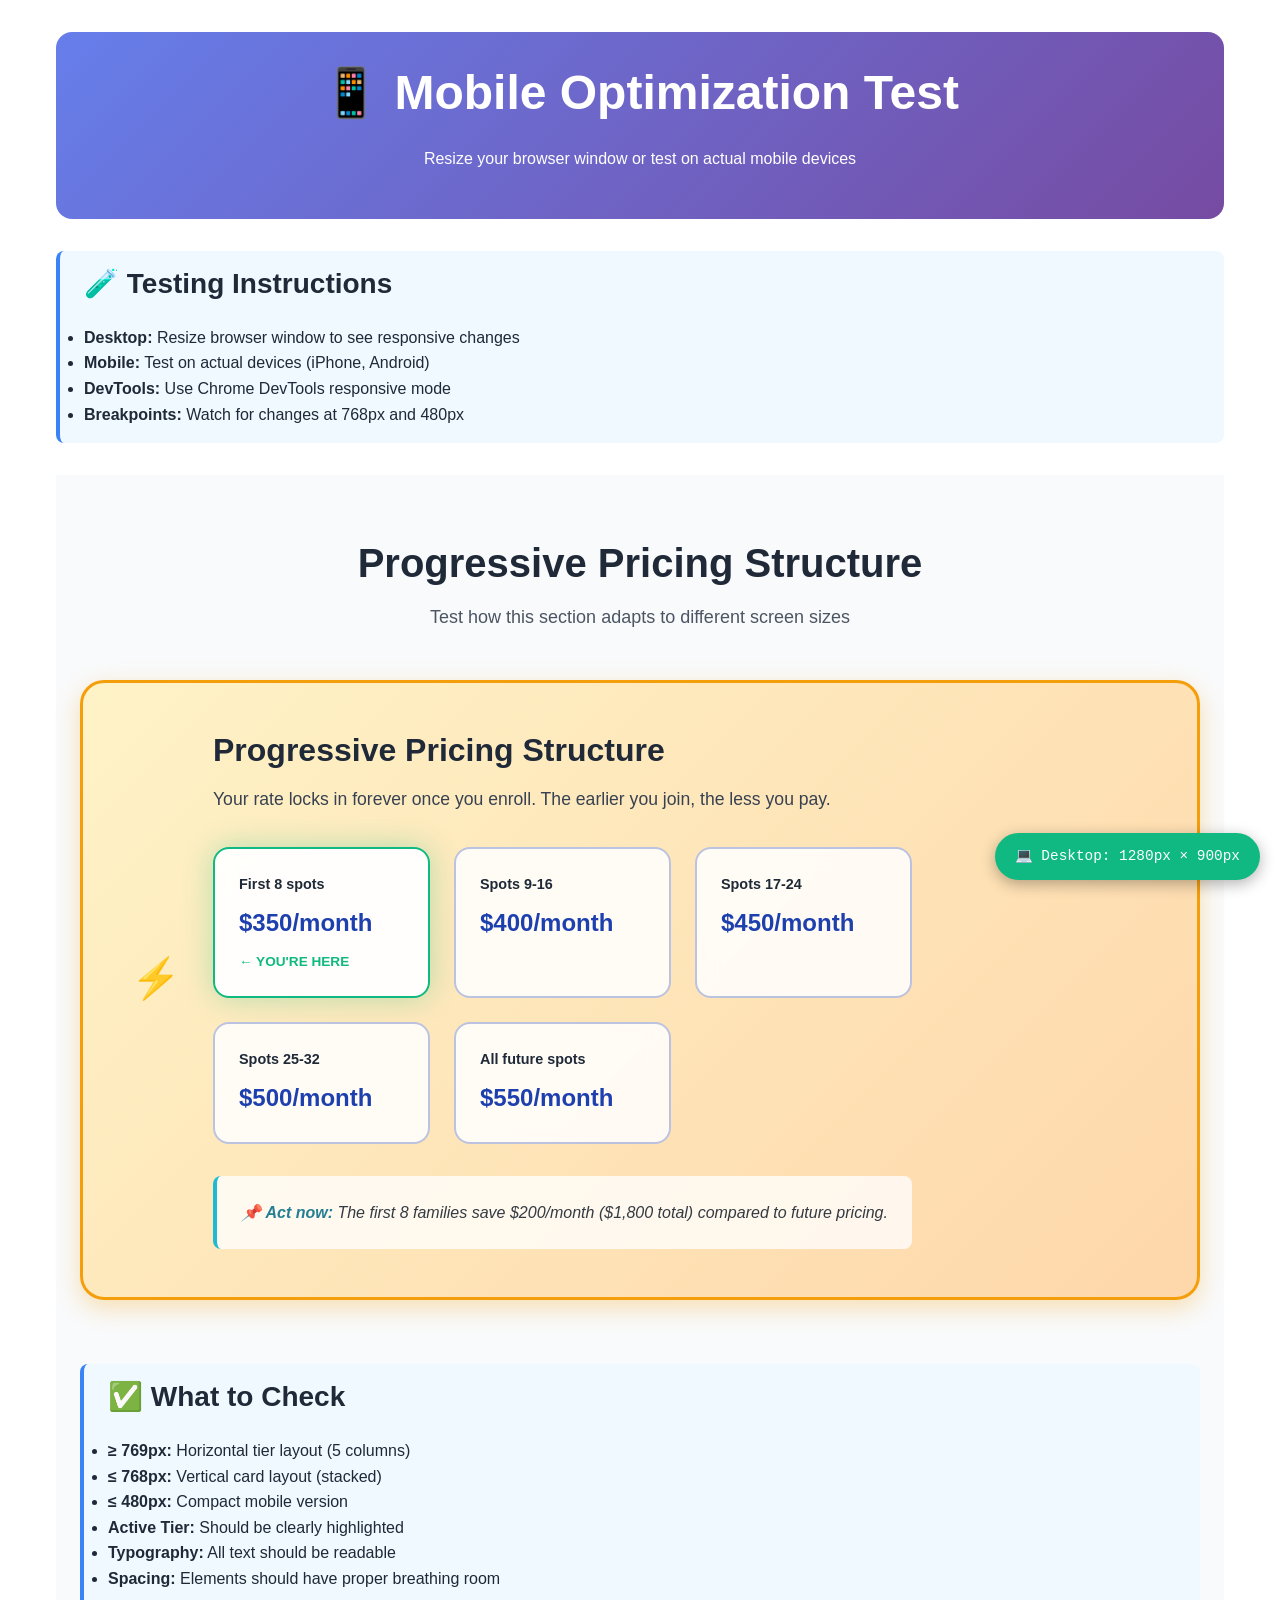
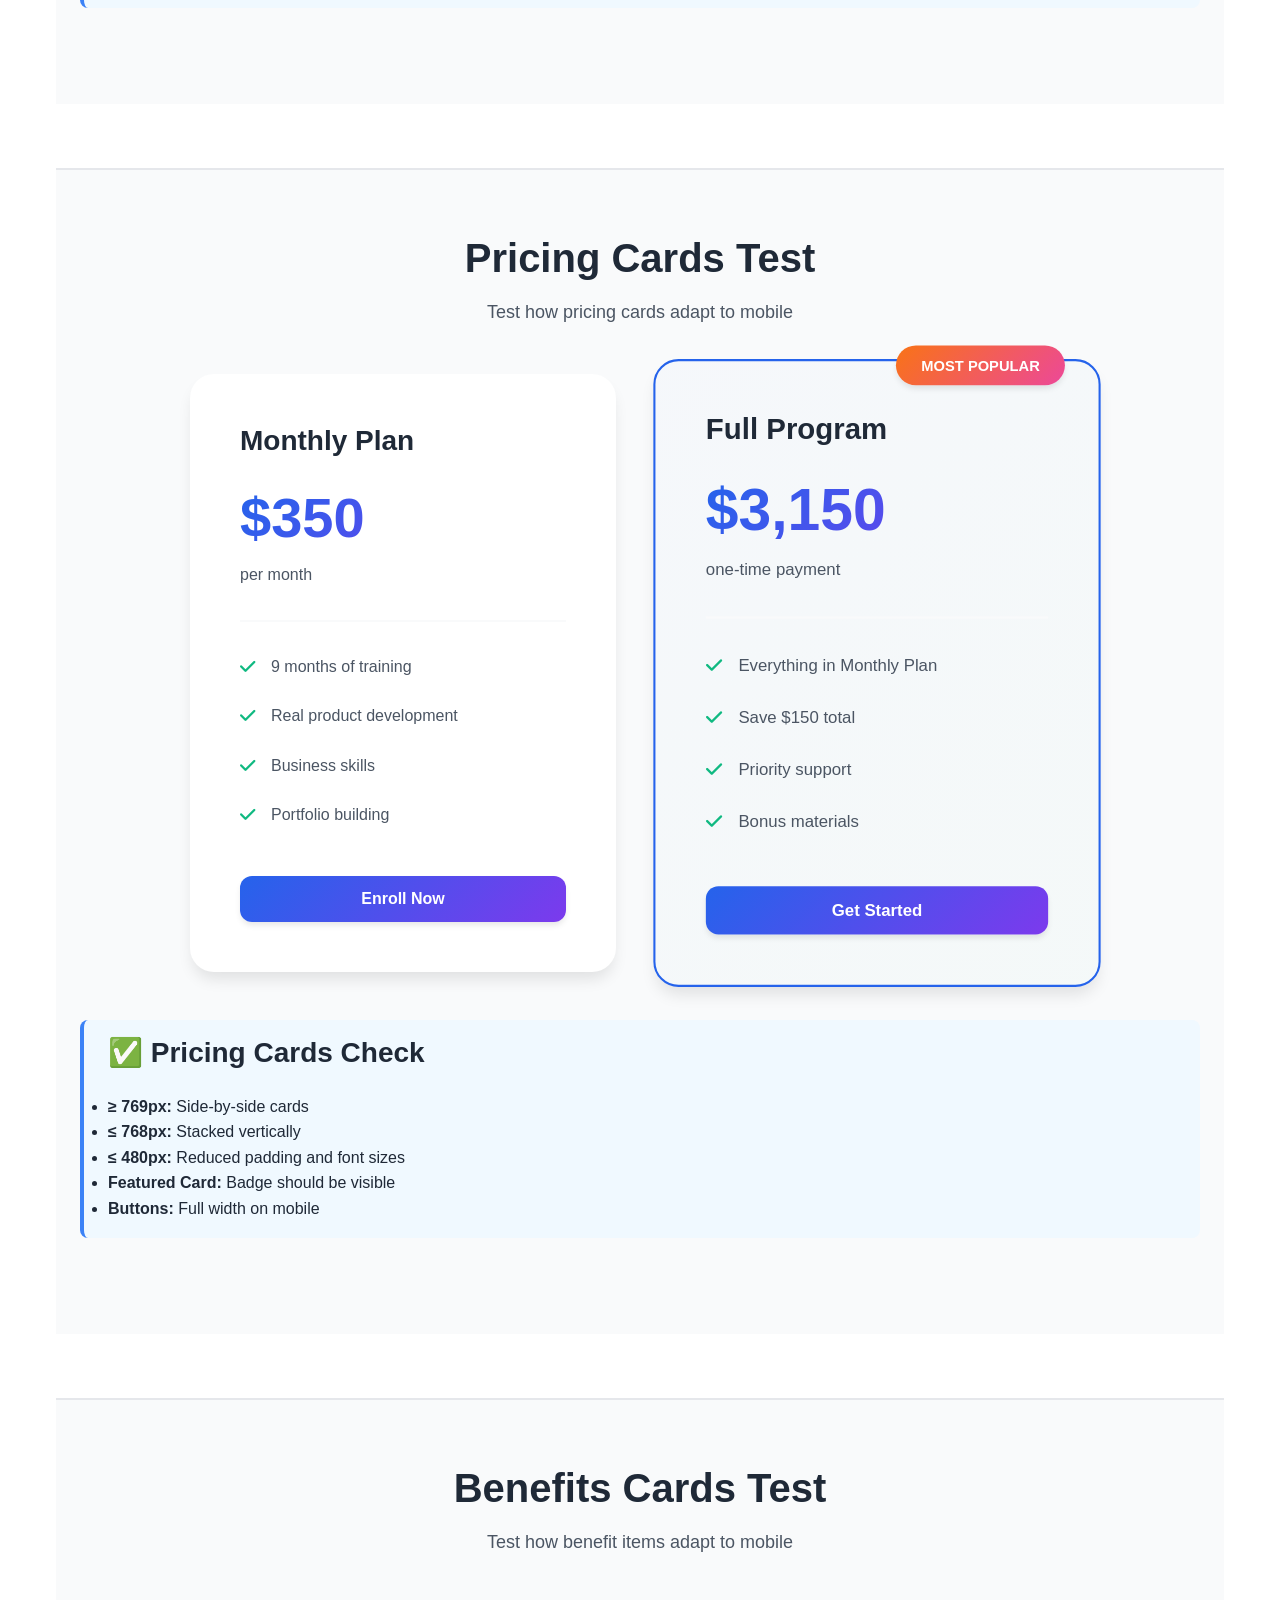
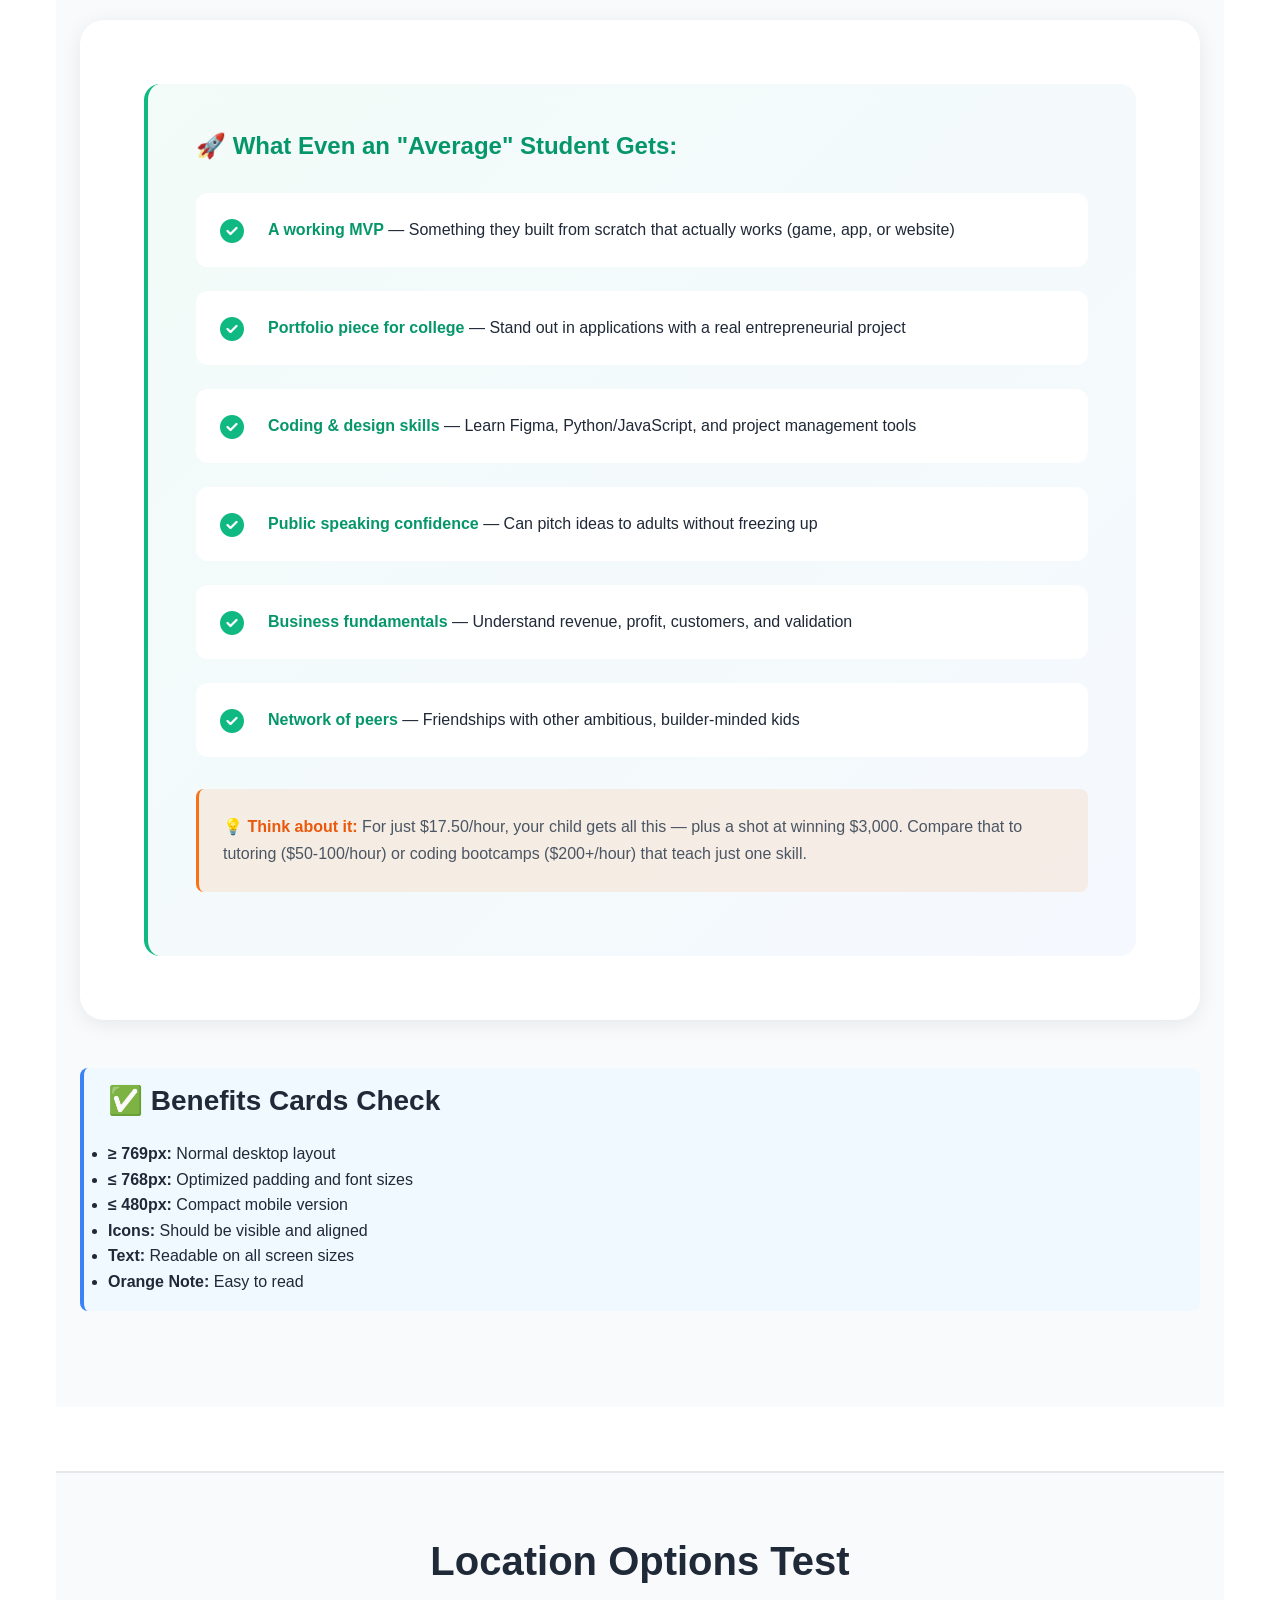
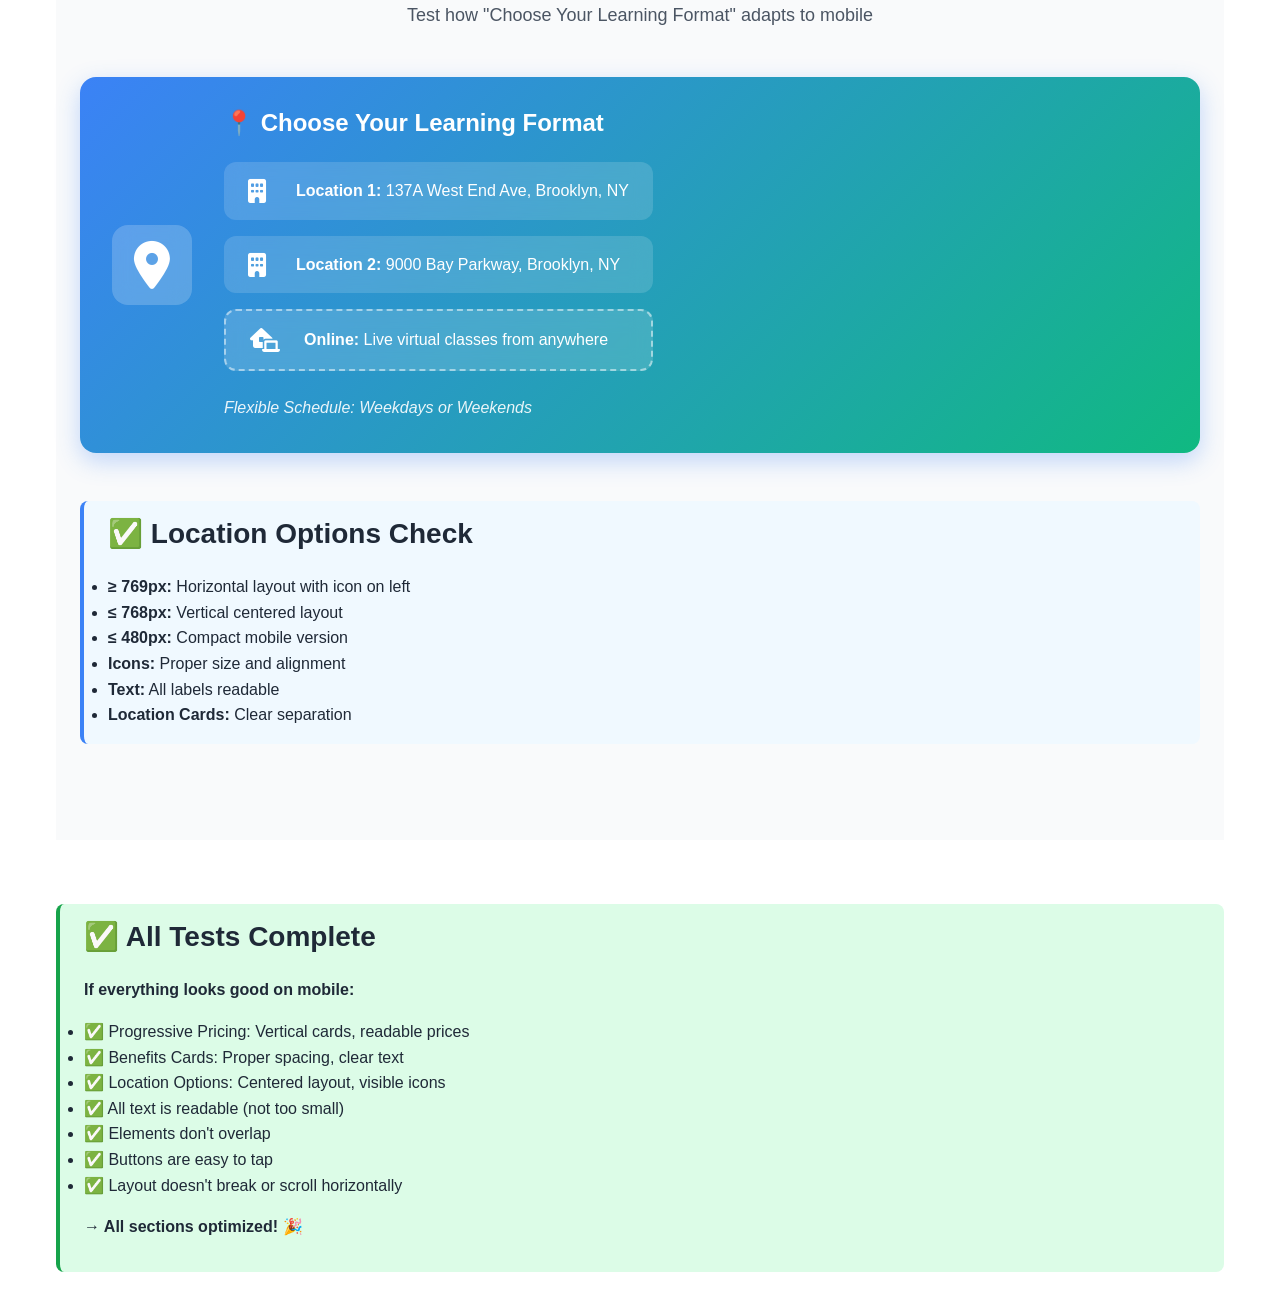
<file: mobile-test.html>
<!DOCTYPE html>
<html lang="en">
<head>
    <meta charset="UTF-8">
    <meta name="viewport" content="width=device-width, initial-scale=1.0">
    <title>Mobile Optimization Test - MBA for Kids</title>
    <link rel="stylesheet" href="css/style.css">
    <link rel="stylesheet" href="css/mobile-fixes.css">
    <link rel="stylesheet" href="https://cdn.jsdelivr.net/npm/@fortawesome/fontawesome-free@6.4.0/css/all.min.css">
    <style>
        .test-container {
            max-width: 1200px;
            margin: 2rem auto;
            padding: 0 1rem;
        }
        .test-header {
            background: linear-gradient(135deg, #667eea 0%, #764ba2 100%);
            color: white;
            padding: 2rem;
            border-radius: 1rem;
            text-align: center;
            margin-bottom: 2rem;
        }
        .test-note {
            background: #f0f9ff;
            border-left: 4px solid #3b82f6;
            padding: 1rem 1.5rem;
            margin: 2rem 0;
            border-radius: 0.5rem;
        }
        .screen-size-indicator {
            position: fixed;
            bottom: 20px;
            right: 20px;
            background: rgba(0, 0, 0, 0.8);
            color: white;
            padding: 0.75rem 1.25rem;
            border-radius: 2rem;
            font-family: monospace;
            font-size: 0.9rem;
            z-index: 9999;
            box-shadow: 0 4px 15px rgba(0, 0, 0, 0.3);
        }
    </style>
</head>
<body>
    <div class="test-container">
        <div class="test-header">
            <h1>📱 Mobile Optimization Test</h1>
            <p>Resize your browser window or test on actual mobile devices</p>
        </div>

        <div class="test-note">
            <h3>🧪 Testing Instructions</h3>
            <ul>
                <li><strong>Desktop:</strong> Resize browser window to see responsive changes</li>
                <li><strong>Mobile:</strong> Test on actual devices (iPhone, Android)</li>
                <li><strong>DevTools:</strong> Use Chrome DevTools responsive mode</li>
                <li><strong>Breakpoints:</strong> Watch for changes at 768px and 480px</li>
            </ul>
        </div>

        <!-- Test Section: Progressive Pricing Structure -->
        <section class="pricing-section">
            <div class="container">
                <div class="section-header" style="text-align: center; margin-bottom: 3rem;">
                    <h2>Progressive Pricing Structure</h2>
                    <p>Test how this section adapts to different screen sizes</p>
                </div>

                <div class="pricing-alert">
                    <div class="alert-icon">⚡</div>
                    <div class="alert-content">
                        <h3>Progressive Pricing Structure</h3>
                        <p class="alert-subtitle">Your rate locks in forever once you enroll. The earlier you join, the less you pay.</p>
                        
                        <div class="pricing-tiers">
                            <div class="tier tier-active">
                                <span class="tier-spots">First 8 spots</span>
                                <span class="tier-price">$350/month</span>
                                <span class="tier-status">← YOU'RE HERE</span>
                            </div>
                            
                            <div class="tier">
                                <span class="tier-spots">Spots 9-16</span>
                                <span class="tier-price">$400/month</span>
                            </div>
                            
                            <div class="tier">
                                <span class="tier-spots">Spots 17-24</span>
                                <span class="tier-price">$450/month</span>
                            </div>
                            
                            <div class="tier">
                                <span class="tier-spots">Spots 25-32</span>
                                <span class="tier-price">$500/month</span>
                            </div>
                            
                            <div class="tier">
                                <span class="tier-spots">All future spots</span>
                                <span class="tier-price">$550/month</span>
                            </div>
                        </div>
                        
                        <div class="alert-note">
                            📌 <strong>Act now:</strong> The first 8 families save $200/month ($1,800 total) compared to future pricing.
                        </div>
                    </div>
                </div>

                <div class="test-note" style="margin-top: 3rem;">
                    <h3>✅ What to Check</h3>
                    <ul>
                        <li><strong>≥ 769px:</strong> Horizontal tier layout (5 columns)</li>
                        <li><strong>≤ 768px:</strong> Vertical card layout (stacked)</li>
                        <li><strong>≤ 480px:</strong> Compact mobile version</li>
                        <li><strong>Active Tier:</strong> Should be clearly highlighted</li>
                        <li><strong>Typography:</strong> All text should be readable</li>
                        <li><strong>Spacing:</strong> Elements should have proper breathing room</li>
                    </ul>
                </div>
            </div>
        </section>

        <!-- Test Section: Pricing Cards -->
        <section class="pricing-section" style="margin-top: 4rem; padding-top: 4rem; border-top: 2px solid #e5e7eb;">
            <div class="container">
                <div class="section-header" style="text-align: center; margin-bottom: 3rem;">
                    <h2>Pricing Cards Test</h2>
                    <p>Test how pricing cards adapt to mobile</p>
                </div>

                <div class="pricing-grid">
                    <div class="pricing-card">
                        <h3>Monthly Plan</h3>
                        <div class="pricing-price">
                            <span class="price-amount">$350</span>
                            <span class="price-period">per month</span>
                        </div>
                        <ul class="pricing-features">
                            <li><i class="fas fa-check"></i> 9 months of training</li>
                            <li><i class="fas fa-check"></i> Real product development</li>
                            <li><i class="fas fa-check"></i> Business skills</li>
                            <li><i class="fas fa-check"></i> Portfolio building</li>
                        </ul>
                        <button class="btn btn-primary">Enroll Now</button>
                    </div>

                    <div class="pricing-card pricing-featured">
                        <div class="pricing-badge">Most Popular</div>
                        <h3>Full Program</h3>
                        <div class="pricing-price">
                            <span class="price-amount">$3,150</span>
                            <span class="price-period">one-time payment</span>
                        </div>
                        <ul class="pricing-features">
                            <li><i class="fas fa-check"></i> Everything in Monthly Plan</li>
                            <li><i class="fas fa-check"></i> Save $150 total</li>
                            <li><i class="fas fa-check"></i> Priority support</li>
                            <li><i class="fas fa-check"></i> Bonus materials</li>
                        </ul>
                        <button class="btn btn-primary">Get Started</button>
                    </div>
                </div>

                <div class="test-note" style="margin-top: 3rem;">
                    <h3>✅ Pricing Cards Check</h3>
                    <ul>
                        <li><strong>≥ 769px:</strong> Side-by-side cards</li>
                        <li><strong>≤ 768px:</strong> Stacked vertically</li>
                        <li><strong>≤ 480px:</strong> Reduced padding and font sizes</li>
                        <li><strong>Featured Card:</strong> Badge should be visible</li>
                        <li><strong>Buttons:</strong> Full width on mobile</li>
                    </ul>
                </div>
            </div>
        </section>

        <!-- Test Section: Benefits Cards -->
        <section class="pricing-section" style="margin-top: 4rem; padding-top: 4rem; border-top: 2px solid #e5e7eb;">
            <div class="container">
                <div class="section-header" style="text-align: center; margin-bottom: 3rem;">
                    <h2>Benefits Cards Test</h2>
                    <p>Test how benefit items adapt to mobile</p>
                </div>

                <div class="pricing-breakdown">
                    <div class="breakdown-benefits">
                        <h4>🚀 What Even an "Average" Student Gets:</h4>
                        <div class="benefits-list">
                            <div class="benefit-item">
                                <i class="fas fa-check-circle"></i>
                                <div>
                                    <strong>A working MVP</strong> — Something they built from scratch that actually works (game, app, or website)
                                </div>
                            </div>
                            <div class="benefit-item">
                                <i class="fas fa-check-circle"></i>
                                <div>
                                    <strong>Portfolio piece for college</strong> — Stand out in applications with a real entrepreneurial project
                                </div>
                            </div>
                            <div class="benefit-item">
                                <i class="fas fa-check-circle"></i>
                                <div>
                                    <strong>Coding & design skills</strong> — Learn Figma, Python/JavaScript, and project management tools
                                </div>
                            </div>
                            <div class="benefit-item">
                                <i class="fas fa-check-circle"></i>
                                <div>
                                    <strong>Public speaking confidence</strong> — Can pitch ideas to adults without freezing up
                                </div>
                            </div>
                            <div class="benefit-item">
                                <i class="fas fa-check-circle"></i>
                                <div>
                                    <strong>Business fundamentals</strong> — Understand revenue, profit, customers, and validation
                                </div>
                            </div>
                            <div class="benefit-item">
                                <i class="fas fa-check-circle"></i>
                                <div>
                                    <strong>Network of peers</strong> — Friendships with other ambitious, builder-minded kids
                                </div>
                            </div>
                        </div>
                        <p class="benefits-note">💡 <strong>Think about it:</strong> For just $17.50/hour, your child gets all this — plus a shot at winning $3,000. Compare that to tutoring ($50-100/hour) or coding bootcamps ($200+/hour) that teach just one skill.</p>
                    </div>
                </div>

                <div class="test-note" style="margin-top: 3rem;">
                    <h3>✅ Benefits Cards Check</h3>
                    <ul>
                        <li><strong>≥ 769px:</strong> Normal desktop layout</li>
                        <li><strong>≤ 768px:</strong> Optimized padding and font sizes</li>
                        <li><strong>≤ 480px:</strong> Compact mobile version</li>
                        <li><strong>Icons:</strong> Should be visible and aligned</li>
                        <li><strong>Text:</strong> Readable on all screen sizes</li>
                        <li><strong>Orange Note:</strong> Easy to read</li>
                    </ul>
                </div>
            </div>
        </section>

        <!-- Test Section: Location Options -->
        <section class="pricing-section" style="margin-top: 4rem; padding-top: 4rem; border-top: 2px solid #e5e7eb;">
            <div class="container">
                <div class="section-header" style="text-align: center; margin-bottom: 3rem;">
                    <h2>Location Options Test</h2>
                    <p>Test how "Choose Your Learning Format" adapts to mobile</p>
                </div>

                <div class="schedule-location">
                    <div class="location-icon">
                        <i class="fas fa-map-marker-alt"></i>
                    </div>
                    <div class="location-info">
                        <h4>📍 Choose Your Learning Format</h4>
                        <div class="location-options">
                            <div class="location-option">
                                <i class="fas fa-building"></i>
                                <div>
                                    <strong>Location 1:</strong> 137A West End Ave, Brooklyn, NY
                                </div>
                            </div>
                            <div class="location-option">
                                <i class="fas fa-building"></i>
                                <div>
                                    <strong>Location 2:</strong> 9000 Bay Parkway, Brooklyn, NY
                                </div>
                            </div>
                            <div class="location-option location-online">
                                <i class="fas fa-laptop-house"></i>
                                <div>
                                    <strong>Online:</strong> Live virtual classes from anywhere
                                </div>
                            </div>
                        </div>
                        <p class="location-note">Flexible Schedule: Weekdays or Weekends</p>
                    </div>
                </div>

                <div class="test-note" style="margin-top: 3rem;">
                    <h3>✅ Location Options Check</h3>
                    <ul>
                        <li><strong>≥ 769px:</strong> Horizontal layout with icon on left</li>
                        <li><strong>≤ 768px:</strong> Vertical centered layout</li>
                        <li><strong>≤ 480px:</strong> Compact mobile version</li>
                        <li><strong>Icons:</strong> Proper size and alignment</li>
                        <li><strong>Text:</strong> All labels readable</li>
                        <li><strong>Location Cards:</strong> Clear separation</li>
                    </ul>
                </div>
            </div>
        </section>

        <div class="test-note" style="margin-top: 4rem; background: #dcfce7; border-left-color: #16a34a;">
            <h3>✅ All Tests Complete</h3>
            <p><strong>If everything looks good on mobile:</strong></p>
            <ul>
                <li>✅ Progressive Pricing: Vertical cards, readable prices</li>
                <li>✅ Benefits Cards: Proper spacing, clear text</li>
                <li>✅ Location Options: Centered layout, visible icons</li>
                <li>✅ All text is readable (not too small)</li>
                <li>✅ Elements don't overlap</li>
                <li>✅ Buttons are easy to tap</li>
                <li>✅ Layout doesn't break or scroll horizontally</li>
            </ul>
            <p style="margin-top: 1rem;"><strong>→ All sections optimized! 🎉</strong></p>
        </div>
    </div>

    <!-- Screen Size Indicator -->
    <div class="screen-size-indicator">
        <span id="screen-width"></span>px × <span id="screen-height"></span>px
    </div>

    <script>
        // Update screen size indicator
        function updateScreenSize() {
            document.getElementById('screen-width').textContent = window.innerWidth;
            document.getElementById('screen-height').textContent = window.innerHeight;
        }
        
        updateScreenSize();
        window.addEventListener('resize', updateScreenSize);

        // Add visual feedback for breakpoints
        function checkBreakpoint() {
            const width = window.innerWidth;
            const indicator = document.querySelector('.screen-size-indicator');
            
            if (width <= 480) {
                indicator.style.background = '#ef4444'; // Red - Small mobile
                indicator.innerHTML = `📱 Small Mobile: ${width}px × ${window.innerHeight}px`;
            } else if (width <= 768) {
                indicator.style.background = '#f59e0b'; // Orange - Tablet/Mobile
                indicator.innerHTML = `📱 Mobile: ${width}px × ${window.innerHeight}px`;
            } else {
                indicator.style.background = '#10b981'; // Green - Desktop
                indicator.innerHTML = `💻 Desktop: ${width}px × ${window.innerHeight}px`;
            }
        }
        
        checkBreakpoint();
        window.addEventListener('resize', checkBreakpoint);
    </script>
</body>
</html>
</file>
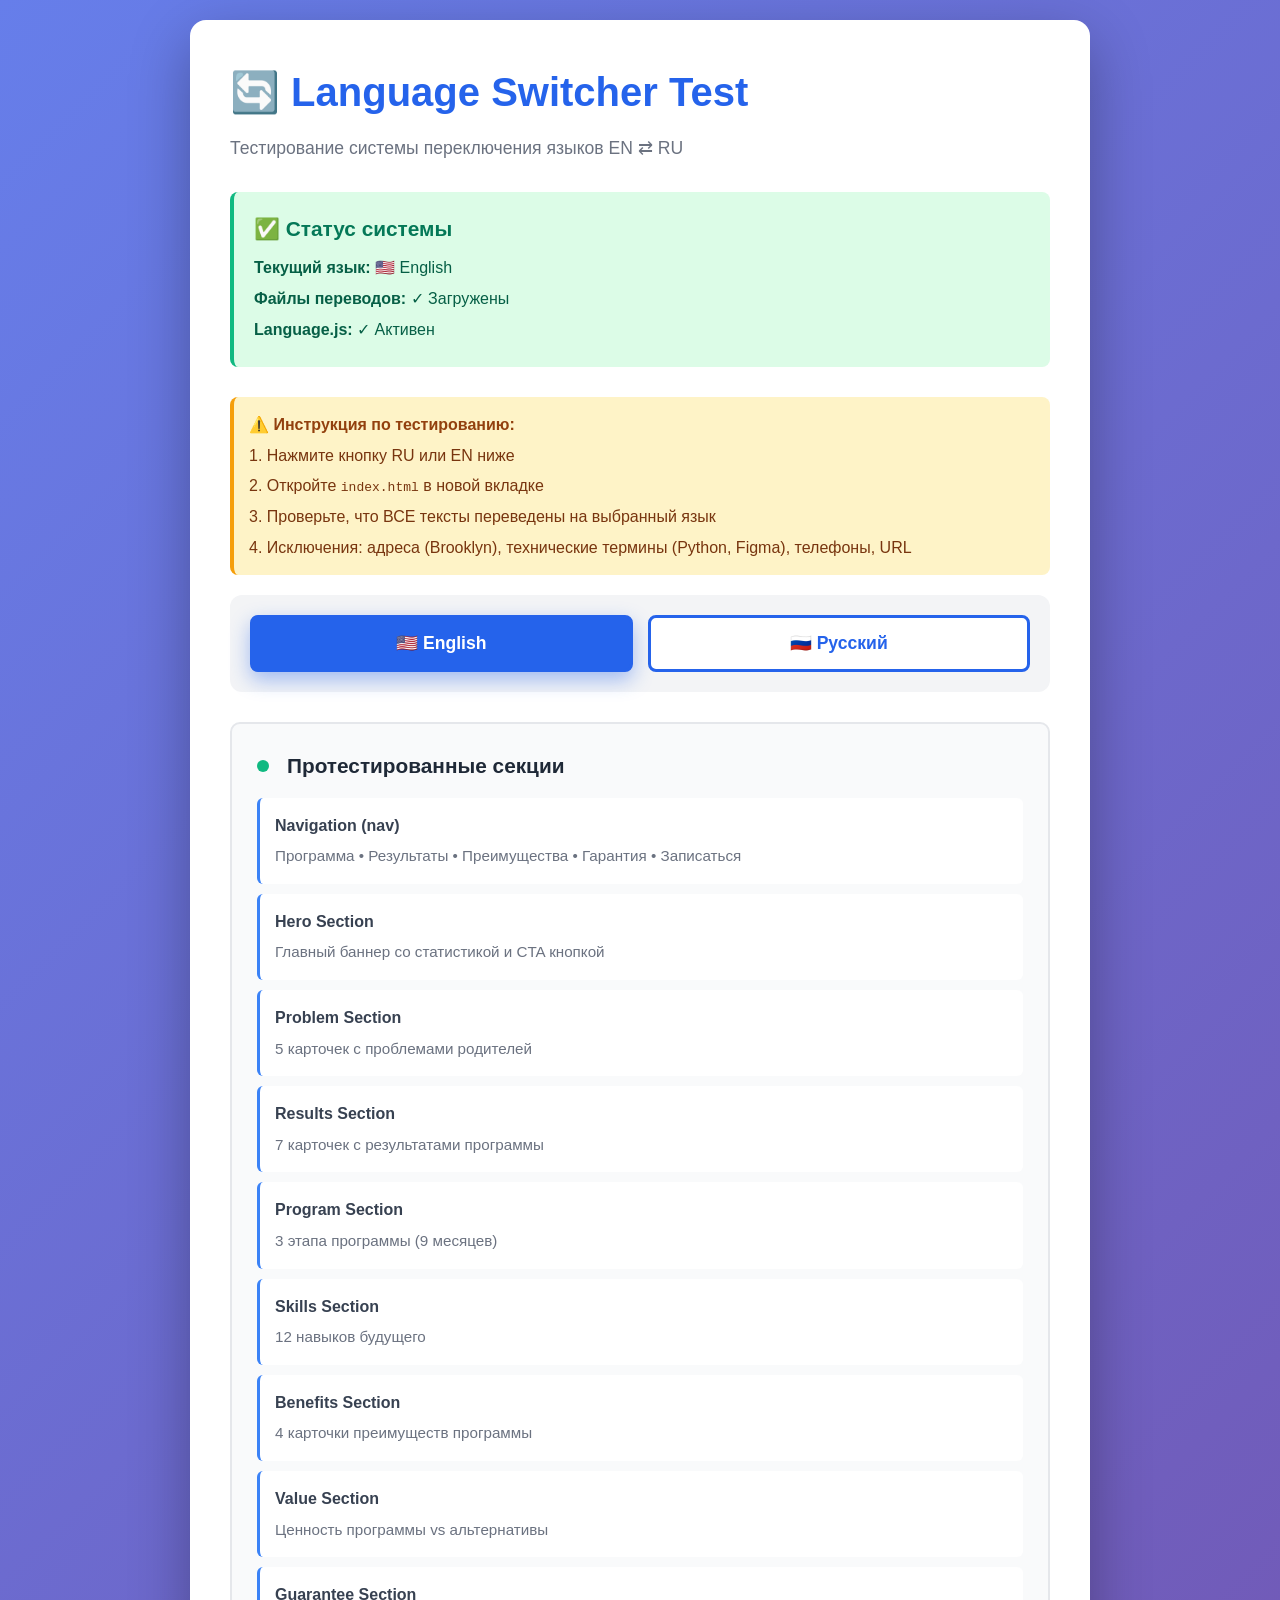
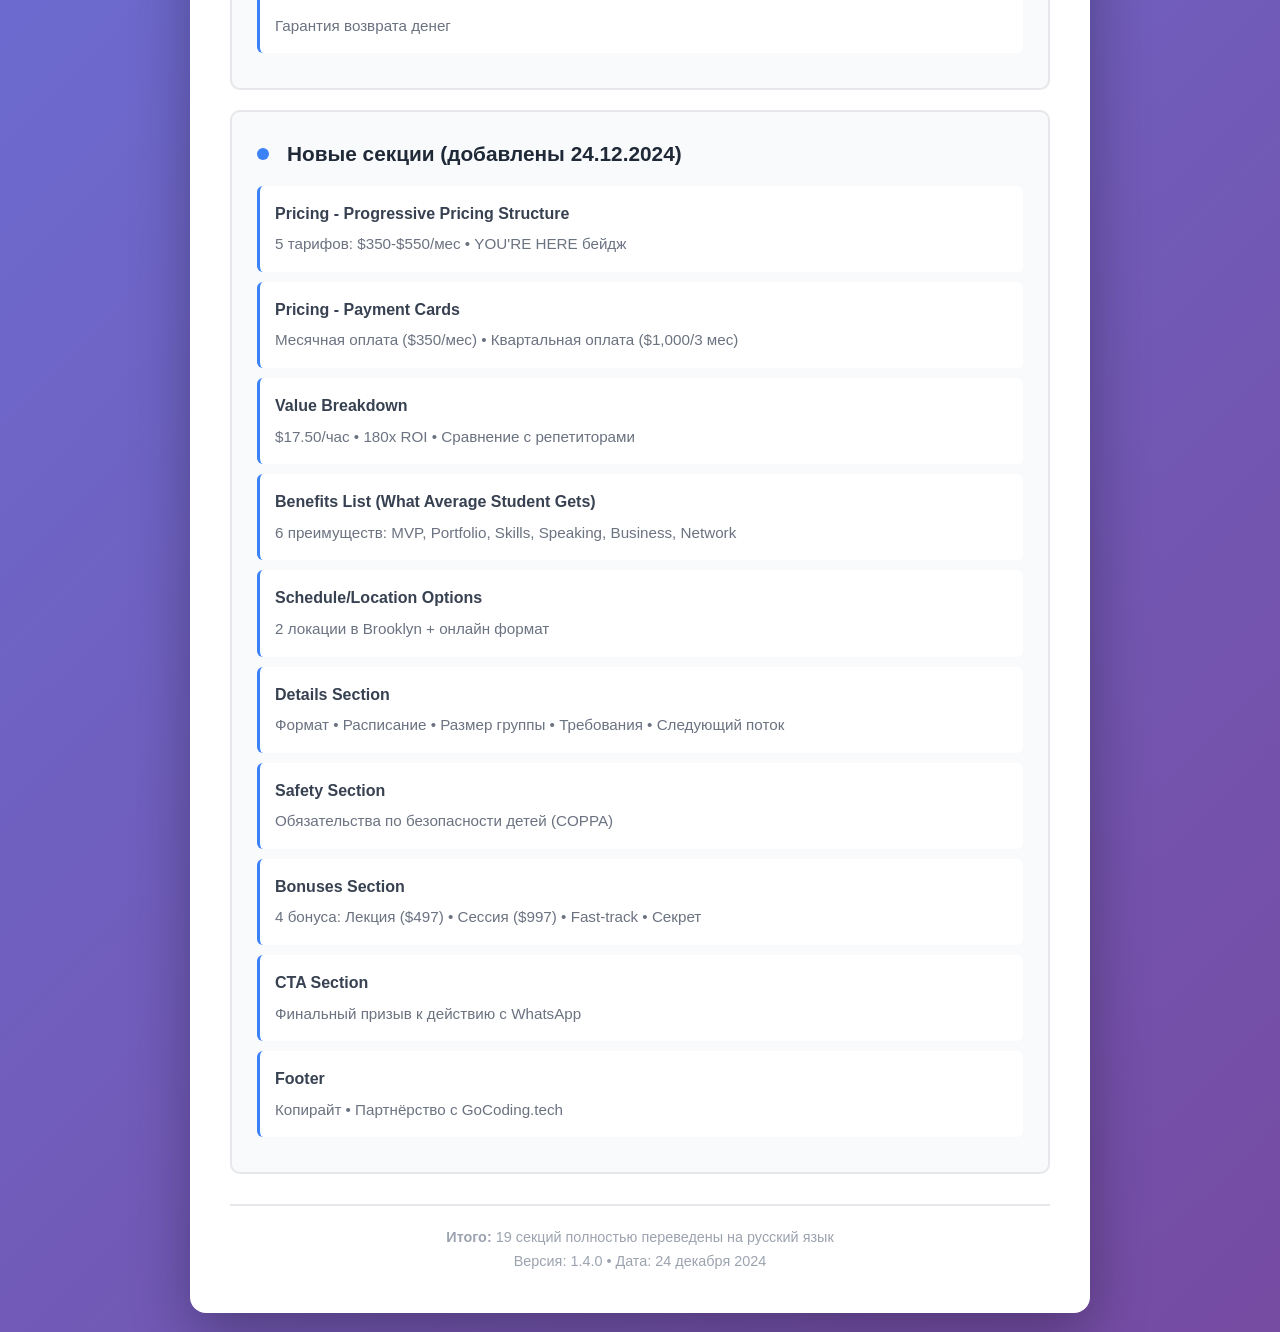
<file: test-language-switcher.html>
<!DOCTYPE html>
<html lang="en">
<head>
    <meta charset="UTF-8">
    <meta name="viewport" content="width=device-width, initial-scale=1.0">
    <title>Language Switcher Test - MBA for Kids</title>
    <style>
        * {
            margin: 0;
            padding: 0;
            box-sizing: border-box;
        }
        
        body {
            font-family: -apple-system, BlinkMacSystemFont, 'Segoe UI', Roboto, Oxygen, Ubuntu, Cantarell, sans-serif;
            line-height: 1.6;
            padding: 20px;
            background: linear-gradient(135deg, #667eea 0%, #764ba2 100%);
            min-height: 100vh;
        }
        
        .container {
            max-width: 900px;
            margin: 0 auto;
            background: white;
            border-radius: 16px;
            padding: 40px;
            box-shadow: 0 20px 60px rgba(0,0,0,0.3);
        }
        
        h1 {
            color: #2563eb;
            margin-bottom: 10px;
            font-size: 2.5rem;
        }
        
        .subtitle {
            color: #6b7280;
            margin-bottom: 30px;
            font-size: 1.1rem;
        }
        
        .status-box {
            background: #dcfce7;
            border-left: 4px solid #10b981;
            padding: 20px;
            margin-bottom: 30px;
            border-radius: 8px;
        }
        
        .status-box h2 {
            color: #047857;
            margin-bottom: 10px;
            font-size: 1.3rem;
        }
        
        .status-box p {
            color: #065f46;
            margin: 5px 0;
        }
        
        .lang-buttons {
            display: flex;
            gap: 15px;
            margin-bottom: 30px;
            padding: 20px;
            background: #f3f4f6;
            border-radius: 12px;
        }
        
        .lang-btn {
            padding: 15px 30px;
            font-size: 1.1rem;
            font-weight: 700;
            border: 3px solid #2563eb;
            background: white;
            color: #2563eb;
            border-radius: 8px;
            cursor: pointer;
            transition: all 0.3s ease;
            flex: 1;
        }
        
        .lang-btn:hover {
            transform: translateY(-2px);
            box-shadow: 0 8px 16px rgba(37, 99, 235, 0.2);
        }
        
        .lang-btn.active {
            background: #2563eb;
            color: white;
            box-shadow: 0 8px 20px rgba(37, 99, 235, 0.4);
        }
        
        .test-section {
            background: #f9fafb;
            padding: 25px;
            margin-bottom: 20px;
            border-radius: 10px;
            border: 2px solid #e5e7eb;
        }
        
        .test-section h3 {
            color: #1f2937;
            margin-bottom: 15px;
            font-size: 1.3rem;
            display: flex;
            align-items: center;
            gap: 10px;
        }
        
        .test-item {
            background: white;
            padding: 15px;
            margin: 10px 0;
            border-radius: 6px;
            border-left: 3px solid #3b82f6;
        }
        
        .test-item strong {
            display: block;
            color: #374151;
            margin-bottom: 5px;
        }
        
        .test-item span {
            color: #6b7280;
            font-size: 0.95rem;
        }
        
        .indicator {
            display: inline-block;
            width: 12px;
            height: 12px;
            border-radius: 50%;
            margin-right: 8px;
        }
        
        .indicator.green {
            background: #10b981;
        }
        
        .indicator.blue {
            background: #3b82f6;
        }
        
        .warning {
            background: #fef3c7;
            border-left-color: #f59e0b;
            padding: 15px;
            margin: 20px 0;
            border-radius: 8px;
            border-left: 4px solid #f59e0b;
        }
        
        .warning strong {
            color: #92400e;
        }
        
        .warning p {
            color: #78350f;
            margin-top: 5px;
        }
        
        .footer-note {
            text-align: center;
            color: #9ca3af;
            margin-top: 30px;
            padding-top: 20px;
            border-top: 2px solid #e5e7eb;
            font-size: 0.9rem;
        }
    </style>
</head>
<body>
    <div class="container">
        <h1>🔄 Language Switcher Test</h1>
        <p class="subtitle">Тестирование системы переключения языков EN ⇄ RU</p>
        
        <div class="status-box">
            <h2>✅ Статус системы</h2>
            <p id="current-lang"><strong>Текущий язык:</strong> <span id="lang-display">Загрузка...</span></p>
            <p><strong>Файлы переводов:</strong> ✓ Загружены</p>
            <p><strong>Language.js:</strong> ✓ Активен</p>
        </div>
        
        <div class="warning">
            <strong>⚠️ Инструкция по тестированию:</strong>
            <p>1. Нажмите кнопку RU или EN ниже</p>
            <p>2. Откройте <code>index.html</code> в новой вкладке</p>
            <p>3. Проверьте, что ВСЕ тексты переведены на выбранный язык</p>
            <p>4. Исключения: адреса (Brooklyn), технические термины (Python, Figma), телефоны, URL</p>
        </div>
        
        <div class="lang-buttons">
            <button class="lang-btn" data-lang="en" onclick="switchLang('en')">
                🇺🇸 English
            </button>
            <button class="lang-btn" data-lang="ru" onclick="switchLang('ru')">
                🇷🇺 Русский
            </button>
        </div>
        
        <div class="test-section">
            <h3><span class="indicator green"></span>Протестированные секции</h3>
            <div class="test-item">
                <strong>Navigation (nav)</strong>
                <span>Программа • Результаты • Преимущества • Гарантия • Записаться</span>
            </div>
            <div class="test-item">
                <strong>Hero Section</strong>
                <span>Главный баннер со статистикой и CTA кнопкой</span>
            </div>
            <div class="test-item">
                <strong>Problem Section</strong>
                <span>5 карточек с проблемами родителей</span>
            </div>
            <div class="test-item">
                <strong>Results Section</strong>
                <span>7 карточек с результатами программы</span>
            </div>
            <div class="test-item">
                <strong>Program Section</strong>
                <span>3 этапа программы (9 месяцев)</span>
            </div>
            <div class="test-item">
                <strong>Skills Section</strong>
                <span>12 навыков будущего</span>
            </div>
            <div class="test-item">
                <strong>Benefits Section</strong>
                <span>4 карточки преимуществ программы</span>
            </div>
            <div class="test-item">
                <strong>Value Section</strong>
                <span>Ценность программы vs альтернативы</span>
            </div>
            <div class="test-item">
                <strong>Guarantee Section</strong>
                <span>Гарантия возврата денег</span>
            </div>
        </div>
        
        <div class="test-section">
            <h3><span class="indicator blue"></span>Новые секции (добавлены 24.12.2024)</h3>
            <div class="test-item">
                <strong>Pricing - Progressive Pricing Structure</strong>
                <span>5 тарифов: $350-$550/мес • YOU'RE HERE бейдж</span>
            </div>
            <div class="test-item">
                <strong>Pricing - Payment Cards</strong>
                <span>Месячная оплата ($350/мес) • Квартальная оплата ($1,000/3 мес)</span>
            </div>
            <div class="test-item">
                <strong>Value Breakdown</strong>
                <span>$17.50/час • 180x ROI • Сравнение с репетиторами</span>
            </div>
            <div class="test-item">
                <strong>Benefits List (What Average Student Gets)</strong>
                <span>6 преимуществ: MVP, Portfolio, Skills, Speaking, Business, Network</span>
            </div>
            <div class="test-item">
                <strong>Schedule/Location Options</strong>
                <span>2 локации в Brooklyn + онлайн формат</span>
            </div>
            <div class="test-item">
                <strong>Details Section</strong>
                <span>Формат • Расписание • Размер группы • Требования • Следующий поток</span>
            </div>
            <div class="test-item">
                <strong>Safety Section</strong>
                <span>Обязательства по безопасности детей (COPPA)</span>
            </div>
            <div class="test-item">
                <strong>Bonuses Section</strong>
                <span>4 бонуса: Лекция ($497) • Сессия ($997) • Fast-track • Секрет</span>
            </div>
            <div class="test-item">
                <strong>CTA Section</strong>
                <span>Финальный призыв к действию с WhatsApp</span>
            </div>
            <div class="test-item">
                <strong>Footer</strong>
                <span>Копирайт • Партнёрство с GoCoding.tech</span>
            </div>
        </div>
        
        <div class="footer-note">
            <p><strong>Итого:</strong> 19 секций полностью переведены на русский язык</p>
            <p>Версия: 1.4.0 • Дата: 24 декабря 2024</p>
        </div>
    </div>
    
    <script>
        // Get current language from localStorage
        function getCurrentLang() {
            return localStorage.getItem('mba-language') || 'en';
        }
        
        // Switch language
        function switchLang(lang) {
            localStorage.setItem('mba-language', lang);
            updateDisplay();
            
            // Show success message
            alert(`✅ Язык изменён на: ${lang === 'ru' ? 'Русский' : 'English'}\n\nТеперь откройте index.html чтобы увидеть изменения!`);
        }
        
        // Update display
        function updateDisplay() {
            const currentLang = getCurrentLang();
            document.getElementById('lang-display').textContent = currentLang === 'ru' ? '🇷🇺 Русский' : '🇺🇸 English';
            
            // Update button states
            document.querySelectorAll('.lang-btn').forEach(btn => {
                const btnLang = btn.getAttribute('data-lang');
                if (btnLang === currentLang) {
                    btn.classList.add('active');
                } else {
                    btn.classList.remove('active');
                }
            });
        }
        
        // Initialize on load
        updateDisplay();
    </script>
</body>
</html>
</file>
<file: css/style.css>
/* ===========================
   Global Styles & Reset
   =========================== */

* {
    margin: 0;
    padding: 0;
    box-sizing: border-box;
}

:root {
    /* Colors */
    --primary-color: #2563eb;
    --primary-dark: #1e40af;
    --primary-light: #3b82f6;
    --secondary-color: #f97316;
    --secondary-dark: #ea580c;
    --accent-color: #8b5cf6;
    --success-color: #10b981;
    --warning-color: #f59e0b;
    --danger-color: #ef4444;
    
    /* Neutrals */
    --text-dark: #1f2937;
    --text-medium: #4b5563;
    --text-light: #6b7280;
    --bg-white: #ffffff;
    --bg-gray-light: #f9fafb;
    --bg-gray: #f3f4f6;
    --bg-dark: #111827;
    
    /* Gradients */
    --gradient-primary: linear-gradient(135deg, #2563eb 0%, #7c3aed 100%);
    --gradient-secondary: linear-gradient(135deg, #f97316 0%, #ec4899 100%);
    --gradient-hero: linear-gradient(135deg, #667eea 0%, #764ba2 100%);
    
    /* Shadows */
    --shadow-sm: 0 1px 2px 0 rgba(0, 0, 0, 0.05);
    --shadow-md: 0 4px 6px -1px rgba(0, 0, 0, 0.1);
    --shadow-lg: 0 10px 15px -3px rgba(0, 0, 0, 0.1);
    --shadow-xl: 0 20px 25px -5px rgba(0, 0, 0, 0.1);
    
    /* Spacing */
    --spacing-xs: 0.5rem;
    --spacing-sm: 1rem;
    --spacing-md: 1.5rem;
    --spacing-lg: 2rem;
    --spacing-xl: 3rem;
    --spacing-2xl: 4rem;
    
    /* Typography */
    --font-primary: 'Inter', sans-serif;
    --font-heading: 'Montserrat', sans-serif;
}

html {
    scroll-behavior: smooth;
}

body {
    font-family: var(--font-primary);
    color: var(--text-dark);
    line-height: 1.6;
    overflow-x: hidden;
    background-color: var(--bg-white);
}

.container {
    max-width: 1200px;
    margin: 0 auto;
    padding: 0 var(--spacing-md);
}

/* ===========================
   Typography
   =========================== */

h1, h2, h3, h4, h5, h6 {
    font-family: var(--font-heading);
    font-weight: 800;
    line-height: 1.2;
    margin-bottom: var(--spacing-md);
}

h1 { font-size: 3rem; }
h2 { font-size: 2.5rem; }
h3 { font-size: 1.75rem; }
h4 { font-size: 1.25rem; }

p {
    margin-bottom: var(--spacing-sm);
}

.gradient-text {
    background: var(--gradient-primary);
    -webkit-background-clip: text;
    -webkit-text-fill-color: transparent;
    background-clip: text;
}

.highlight {
    color: var(--secondary-color);
    font-weight: 800;
}

/* ===========================
   Buttons
   =========================== */

.btn {
    display: inline-flex;
    align-items: center;
    gap: var(--spacing-xs);
    padding: 0.875rem 2rem;
    font-family: var(--font-primary);
    font-size: 1rem;
    font-weight: 600;
    text-decoration: none;
    border: none;
    border-radius: 0.75rem;
    cursor: pointer;
    transition: all 0.3s ease;
    box-shadow: var(--shadow-md);
}

.btn-primary {
    background: var(--gradient-primary);
    color: white;
}

.btn-primary:hover {
    transform: translateY(-2px);
    box-shadow: var(--shadow-xl);
}

.btn-secondary {
    background: white;
    color: var(--primary-color);
    border: 2px solid var(--primary-color);
}

.btn-secondary:hover {
    background: var(--primary-color);
    color: white;
    transform: translateY(-2px);
}

.btn-large {
    padding: 1.125rem 2.5rem;
    font-size: 1.125rem;
}

/* ===========================
   Section Badges & Headers
   =========================== */

.section-badge {
    display: inline-block;
    padding: 0.5rem 1.25rem;
    background: var(--gradient-primary);
    color: white;
    font-size: 0.875rem;
    font-weight: 700;
    text-transform: uppercase;
    letter-spacing: 0.05em;
    border-radius: 2rem;
    margin-bottom: var(--spacing-md);
}

.section-header {
    text-align: center;
    margin-bottom: var(--spacing-2xl);
}

.section-header h2 {
    margin-bottom: var(--spacing-sm);
}

.section-header p {
    font-size: 1.125rem;
    color: var(--text-medium);
    max-width: 700px;
    margin: 0 auto;
}

/* ===========================
   Navigation
   =========================== */

.navbar {
    position: fixed;
    top: 0;
    left: 0;
    right: 0;
    background: rgba(255, 255, 255, 0.95);
    backdrop-filter: blur(10px);
    box-shadow: var(--shadow-md);
    z-index: 1000;
    transition: all 0.3s ease;
}

.nav-content {
    display: flex;
    align-items: center;
    justify-content: space-between;
    padding: 1rem 0;
}

.logo {
    display: flex;
    align-items: center;
    gap: var(--spacing-sm);
    font-family: var(--font-heading);
    color: var(--primary-color);
}

.logo i {
    font-size: 2rem;
    flex-shrink: 0;
}

.logo-text {
    display: flex;
    flex-direction: column;
    line-height: 1.2;
}

.logo-main {
    font-size: 1.5rem;
    font-weight: 900;
}

.logo-sub {
    font-size: 0.7rem;
    font-weight: 600;
    color: var(--text-medium);
    text-transform: uppercase;
    letter-spacing: 0.05em;
}

.nav-menu {
    display: flex;
    list-style: none;
    gap: var(--spacing-lg);
}

.nav-menu a {
    color: var(--text-dark);
    text-decoration: none;
    font-weight: 600;
    transition: color 0.3s ease;
}

.nav-menu a:hover {
    color: var(--primary-color);
}

.nav-cta-btn {
    padding: 0.75rem 1.5rem;
    background: var(--gradient-primary);
    color: white;
    text-decoration: none;
    font-weight: 700;
    border-radius: 0.5rem;
    transition: all 0.3s ease;
}

.nav-cta-btn:hover {
    transform: translateY(-2px);
    box-shadow: var(--shadow-lg);
}

.mobile-menu-toggle {
    display: none;
    flex-direction: column;
    gap: 4px;
    background: none;
    border: none;
    cursor: pointer;
}

.mobile-menu-toggle span {
    width: 25px;
    height: 3px;
    background: var(--text-dark);
    border-radius: 2px;
    transition: all 0.3s ease;
}

/* ===========================
   Hero Section
   =========================== */

.hero {
    position: relative;
    min-height: 100vh;
    display: flex;
    align-items: center;
    padding-top: 80px;
    overflow: hidden;
}

.hero-background {
    position: absolute;
    top: 0;
    left: 0;
    right: 0;
    bottom: 0;
    background: var(--gradient-hero);
    opacity: 0.05;
    z-index: -1;
}

.hero-background::before {
    content: '';
    position: absolute;
    top: -50%;
    right: -50%;
    width: 100%;
    height: 100%;
    background: radial-gradient(circle, rgba(37, 99, 235, 0.1) 0%, transparent 70%);
    animation: pulse 4s ease-in-out infinite;
}

@keyframes pulse {
    0%, 100% { transform: scale(1); opacity: 0.1; }
    50% { transform: scale(1.1); opacity: 0.2; }
}

.hero-content {
    text-align: center;
    max-width: 900px;
    margin: 0 auto;
}

.hero-badge {
    display: inline-flex;
    align-items: center;
    gap: var(--spacing-xs);
    padding: 0.75rem 1.5rem;
    background: var(--gradient-secondary);
    color: white;
    font-weight: 700;
    border-radius: 2rem;
    margin-bottom: var(--spacing-lg);
    animation: bounce 2s ease-in-out infinite;
}

@keyframes bounce {
    0%, 100% { transform: translateY(0); }
    50% { transform: translateY(-5px); }
}

.hero-title {
    font-size: 3.5rem;
    line-height: 1.2;
    margin-bottom: var(--spacing-lg);
    animation: fadeInUp 0.8s ease-out;
}

@keyframes fadeInUp {
    from {
        opacity: 0;
        transform: translateY(30px);
    }
    to {
        opacity: 1;
        transform: translateY(0);
    }
}

.hero-subtitle {
    font-size: 1.25rem;
    color: var(--text-medium);
    margin-bottom: var(--spacing-lg);
    line-height: 1.8;
    animation: fadeInUp 0.8s ease-out 0.2s backwards;
}

.hero-warning {
    font-size: 1.125rem;
    font-weight: 600;
    color: var(--text-dark);
    background: rgba(249, 115, 22, 0.1);
    padding: var(--spacing-md);
    border-radius: 0.75rem;
    border-left: 4px solid var(--secondary-color);
    margin-bottom: var(--spacing-lg);
}

.hero-cta {
    display: flex;
    gap: var(--spacing-md);
    justify-content: center;
    margin-bottom: var(--spacing-xl);
    animation: fadeInUp 0.8s ease-out 0.4s backwards;
}

.hero-cta .btn {
    min-width: 280px;
}

.hero-stats {
    display: flex;
    justify-content: center;
    gap: var(--spacing-xl);
    margin-top: var(--spacing-xl);
    animation: fadeInUp 0.8s ease-out 0.6s backwards;
}

.stat-item {
    text-align: center;
}

.stat-number {
    font-size: 2.5rem;
    font-weight: 900;
    background: var(--gradient-primary);
    -webkit-background-clip: text;
    -webkit-text-fill-color: transparent;
    background-clip: text;
}

.stat-label {
    font-size: 0.875rem;
    color: var(--text-medium);
    font-weight: 600;
    text-transform: uppercase;
    letter-spacing: 0.05em;
}

.stat-highlight {
    position: relative;
}

.stat-highlight::before {
    content: '';
    position: absolute;
    top: -10px;
    left: -10px;
    right: -10px;
    bottom: -10px;
    background: linear-gradient(135deg, rgba(255, 215, 0, 0.1), rgba(255, 165, 0, 0.1));
    border-radius: 1rem;
    border: 2px solid rgba(255, 215, 0, 0.3);
    z-index: -1;
}

.stat-prize {
    font-size: 3rem !important;
    background: linear-gradient(135deg, #FFD700, #FFA500) !important;
    -webkit-background-clip: text !important;
    -webkit-text-fill-color: transparent !important;
    background-clip: text !important;
    animation: prizeGlow 2s ease-in-out infinite;
}

@keyframes prizeGlow {
    0%, 100% {
        filter: brightness(1);
    }
    50% {
        filter: brightness(1.2);
    }
}

.scroll-indicator {
    position: absolute;
    bottom: 2rem;
    left: 50%;
    transform: translateX(-50%);
    font-size: 1.5rem;
    color: var(--primary-color);
    animation: scrollBounce 2s ease-in-out infinite;
}

@keyframes scrollBounce {
    0%, 100% { transform: translate(-50%, 0); }
    50% { transform: translate(-50%, 10px); }
}

/* ===========================
   Problem Section
   =========================== */

.problem-section {
    padding: var(--spacing-2xl) 0;
    background: linear-gradient(135deg, #1a1a2e 0%, #16213e 100%);
    position: relative;
    overflow: hidden;
}

.problem-section::before {
    content: '';
    position: absolute;
    top: 0;
    left: 0;
    right: 0;
    bottom: 0;
    background: repeating-linear-gradient(
        45deg,
        transparent,
        transparent 10px,
        rgba(255, 0, 0, 0.03) 10px,
        rgba(255, 0, 0, 0.03) 20px
    );
    pointer-events: none;
}

.problem-section .section-header {
    position: relative;
    z-index: 1;
}

.problem-section .section-badge {
    background: rgba(255, 59, 48, 0.2);
    color: #ff3b30;
    border: 1px solid rgba(255, 59, 48, 0.4);
}

.problem-section h2 {
    color: white;
}

.problem-grid {
    display: grid;
    grid-template-columns: repeat(auto-fit, minmax(280px, 1fr));
    gap: var(--spacing-lg);
    margin-bottom: var(--spacing-2xl);
    position: relative;
    z-index: 1;
}

.problem-card {
    background: rgba(255, 255, 255, 0.05);
    backdrop-filter: blur(10px);
    border: 1px solid rgba(255, 255, 255, 0.1);
    padding: var(--spacing-xl);
    border-radius: 1rem;
    box-shadow: 0 8px 32px rgba(0, 0, 0, 0.3);
    transition: all 0.3s ease;
    position: relative;
    overflow: hidden;
}

.problem-card::before {
    content: '';
    position: absolute;
    top: 0;
    left: 0;
    right: 0;
    height: 3px;
    background: linear-gradient(90deg, #ff3b30, #ff6b6b);
    opacity: 0;
    transition: opacity 0.3s ease;
}

.problem-card:hover::before {
    opacity: 1;
}

.problem-card:hover {
    transform: translateY(-5px);
    box-shadow: 0 12px 48px rgba(255, 59, 48, 0.3);
    background: rgba(255, 255, 255, 0.08);
}

.problem-icon {
    width: 80px;
    height: 80px;
    display: flex;
    align-items: center;
    justify-content: center;
    color: white;
    font-size: 2rem;
    border-radius: 1rem;
    margin-bottom: var(--spacing-md);
    position: relative;
    box-shadow: 0 4px 16px rgba(0, 0, 0, 0.2);
}

.problem-icon-danger {
    background: linear-gradient(135deg, #ff3b30 0%, #ff6b6b 100%);
}

.problem-icon-warning {
    background: linear-gradient(135deg, #ff9500 0%, #ffcc00 100%);
}

.problem-icon-critical {
    background: linear-gradient(135deg, #d32f2f 0%, #c62828 100%);
}

.problem-icon-fear {
    background: linear-gradient(135deg, #7b1fa2 0%, #9c27b0 100%);
}

.problem-icon-urgent {
    background: linear-gradient(135deg, #e91e63 0%, #f06292 100%);
}

.problem-card h3 {
    font-size: 1.5rem;
    margin-bottom: var(--spacing-sm);
    color: white;
    font-weight: 700;
    letter-spacing: -0.02em;
}

.problem-card p {
    color: rgba(255, 255, 255, 0.8);
    line-height: 1.7;
    font-size: 0.95rem;
}

.problem-cta {
    margin-top: var(--spacing-2xl);
    position: relative;
    z-index: 1;
}

.cta-box {
    background: linear-gradient(135deg, #ff3b30 0%, #ff6b6b 100%);
    color: white;
    padding: var(--spacing-xl);
    border-radius: 1.5rem;
    text-align: center;
    box-shadow: 0 12px 48px rgba(255, 59, 48, 0.4);
    border: 2px solid rgba(255, 255, 255, 0.2);
    position: relative;
    overflow: hidden;
}

.cta-box::before {
    content: '';
    position: absolute;
    top: -50%;
    left: -50%;
    width: 200%;
    height: 200%;
    background: radial-gradient(circle, rgba(255, 255, 255, 0.1) 0%, transparent 70%);
    animation: pulse 3s infinite;
}

@keyframes pulse {
    0%, 100% {
        transform: scale(1);
        opacity: 0.5;
    }
    50% {
        transform: scale(1.2);
        opacity: 0.8;
    }
}

.cta-box h3 {
    font-size: 2rem;
    color: white;
    margin-bottom: var(--spacing-sm);
    position: relative;
    z-index: 1;
}

.cta-box p {
    font-size: 1.25rem;
    margin-bottom: var(--spacing-lg);
    opacity: 0.95;
    position: relative;
    z-index: 1;
}

/* ===========================
   Results Section
   =========================== */

.results-section {
    padding: var(--spacing-2xl) 0;
}

.results-grid {
    display: grid;
    grid-template-columns: repeat(auto-fit, minmax(300px, 1fr));
    gap: var(--spacing-lg);
}

.result-card {
    background: white;
    padding: var(--spacing-xl);
    border-radius: 1rem;
    box-shadow: var(--shadow-md);
    border: 2px solid transparent;
    transition: all 0.3s ease;
    position: relative;
    overflow: hidden;
}

.result-card:hover {
    transform: translateY(-5px);
    box-shadow: var(--shadow-xl);
    border-color: var(--primary-color);
}

.big-card {
    grid-column: span 2;
    background: var(--gradient-primary);
    color: white;
}

.big-card h3,
.big-card p,
.big-card .result-badge {
    color: white !important;
}

.result-icon {
    width: 70px;
    height: 70px;
    display: flex;
    align-items: center;
    justify-content: center;
    background: rgba(37, 99, 235, 0.1);
    color: var(--primary-color);
    font-size: 2rem;
    border-radius: 1rem;
    margin-bottom: var(--spacing-md);
}

.big-card .result-icon {
    background: rgba(255, 255, 255, 0.2);
    color: white;
}

.result-card h3 {
    font-size: 1.5rem;
    margin-bottom: var(--spacing-sm);
}

.result-card p {
    color: var(--text-medium);
    line-height: 1.7;
}

.result-badge {
    position: absolute;
    top: var(--spacing-md);
    right: var(--spacing-md);
    padding: 0.5rem 1rem;
    background: rgba(255, 255, 255, 0.2);
    color: white;
    font-size: 0.75rem;
    font-weight: 700;
    text-transform: uppercase;
    border-radius: 2rem;
    white-space: nowrap;
    z-index: 1;
}

.highlight-card {
    background: var(--gradient-secondary);
    color: white;
}

.highlight-card h3,
.highlight-card p {
    color: white;
}

.highlight-card .result-icon {
    background: rgba(255, 255, 255, 0.2);
    color: white;
}

.result-badge.prize {
    background: rgba(255, 215, 0, 0.3);
    color: white;
}

/* ===========================
   Program Steps Section
   =========================== */

.program-section {
    padding: var(--spacing-2xl) 0;
    background: linear-gradient(135deg, #f0f9ff 0%, #e0f2fe 50%, #f0fdf4 100%);
    position: relative;
    overflow: hidden;
}

.program-section::before {
    content: '';
    position: absolute;
    top: -50%;
    right: -10%;
    width: 500px;
    height: 500px;
    background: radial-gradient(circle, rgba(59, 130, 246, 0.1) 0%, transparent 70%);
    border-radius: 50%;
}

.program-section::after {
    content: '';
    position: absolute;
    bottom: -30%;
    left: -5%;
    width: 400px;
    height: 400px;
    background: radial-gradient(circle, rgba(34, 197, 94, 0.1) 0%, transparent 70%);
    border-radius: 50%;
}

.program-section .section-header {
    position: relative;
    z-index: 1;
}

.program-section .section-badge {
    background: linear-gradient(135deg, #10b981, #3b82f6);
    color: white;
    font-size: 0.95rem;
    padding: 0.6rem 1.5rem;
    border: none;
    box-shadow: 0 4px 12px rgba(16, 185, 129, 0.3);
}

.steps-container {
    display: flex;
    flex-direction: column;
    gap: var(--spacing-xl);
    position: relative;
    z-index: 1;
}

.step-card {
    display: grid;
    grid-template-columns: 100px 1fr 100px;
    gap: var(--spacing-lg);
    align-items: center;
    background: white;
    padding: var(--spacing-xl);
    border-radius: 1.5rem;
    box-shadow: 0 4px 20px rgba(0, 0, 0, 0.08);
    position: relative;
    transition: all 0.4s cubic-bezier(0.175, 0.885, 0.32, 1.275);
    border: 2px solid transparent;
}

.step-card::before {
    content: '';
    position: absolute;
    top: 0;
    left: 0;
    right: 0;
    height: 4px;
    background: linear-gradient(90deg, #3b82f6, #10b981, #f59e0b);
    border-radius: 1.5rem 1.5rem 0 0;
    opacity: 0;
    transition: opacity 0.3s ease;
}

.step-card:hover {
    transform: translateY(-8px) scale(1.02);
    box-shadow: 0 12px 40px rgba(59, 130, 246, 0.2);
    border-color: rgba(59, 130, 246, 0.3);
}

.step-card:hover::before {
    opacity: 1;
}

.step-number {
    font-size: 4rem;
    font-weight: 900;
    background: linear-gradient(135deg, #3b82f6, #10b981);
    -webkit-background-clip: text;
    -webkit-text-fill-color: transparent;
    background-clip: text;
    animation: pulse 2s ease-in-out infinite;
}

@keyframes pulse {
    0%, 100% {
        opacity: 1;
    }
    50% {
        opacity: 0.7;
    }
}

.step-content h3 {
    font-size: 1.75rem;
    margin-bottom: var(--spacing-xs);
    background: linear-gradient(135deg, #1e40af, #059669);
    -webkit-background-clip: text;
    -webkit-text-fill-color: transparent;
    background-clip: text;
    font-weight: 800;
}

.step-subtitle {
    font-size: 1rem;
    color: #6b7280;
    font-weight: 600;
    margin-bottom: var(--spacing-md);
    text-transform: uppercase;
    letter-spacing: 0.5px;
}

/* Accordion Toggle Button */
.step-toggle {
    display: flex;
    align-items: center;
    justify-content: space-between;
    width: 100%;
    padding: var(--spacing-sm) var(--spacing-md);
    background: linear-gradient(135deg, rgba(59, 130, 246, 0.1), rgba(16, 185, 129, 0.1));
    border: 2px solid rgba(59, 130, 246, 0.2);
    border-radius: 0.75rem;
    color: var(--primary-color);
    font-weight: 600;
    font-size: 0.95rem;
    cursor: pointer;
    transition: all 0.3s ease;
    margin-bottom: var(--spacing-md);
}

.step-toggle:hover {
    background: linear-gradient(135deg, rgba(59, 130, 246, 0.15), rgba(16, 185, 129, 0.15));
    border-color: var(--primary-color);
    transform: translateY(-2px);
}

.step-toggle i {
    transition: transform 0.3s ease;
}

.step-toggle[aria-expanded="true"] i {
    transform: rotate(180deg);
}

/* Collapse Animation */
.step-collapse {
    max-height: 0;
    overflow: hidden;
    transition: max-height 0.4s ease-out, opacity 0.3s ease-out;
    opacity: 0;
}

.step-collapse.active {
    max-height: 2000px;
    opacity: 1;
    transition: max-height 0.6s ease-in, opacity 0.4s ease-in;
}

.step-description ul {
    list-style: none;
    margin: var(--spacing-md) 0;
}

.step-description li {
    display: flex;
    align-items: start;
    gap: var(--spacing-sm);
    margin-bottom: var(--spacing-sm);
    color: var(--text-medium);
    transition: transform 0.2s ease;
    font-size: 0.95rem;
    line-height: 1.6;
}

.step-card:hover .step-description li {
    transform: translateX(5px);
}

.step-description li i {
    color: #10b981;
    margin-top: 4px;
    font-size: 1.1rem;
}

.step-result {
    margin-top: var(--spacing-md);
    padding: var(--spacing-md);
    background: linear-gradient(135deg, rgba(16, 185, 129, 0.1), rgba(59, 130, 246, 0.1));
    border-left: 4px solid #10b981;
    border-radius: 0.5rem;
    position: relative;
    overflow: hidden;
}

.step-result::before {
    content: '✨';
    position: absolute;
    right: 10px;
    top: 50%;
    transform: translateY(-50%);
    font-size: 2rem;
    opacity: 0.3;
}

.step-result strong {
    color: #059669;
    font-weight: 700;
}

.step-tools {
    margin-top: var(--spacing-md);
    padding: var(--spacing-sm) var(--spacing-md);
    background: rgba(249, 115, 22, 0.1);
    border-left: 3px solid #f97316;
    border-radius: 0.5rem;
    font-size: 0.9rem;
    color: var(--text-medium);
}

.step-tools strong {
    color: #ea580c;
    font-weight: 700;
}

.step-icon {
    width: 100px;
    height: 100px;
    display: flex;
    align-items: center;
    justify-content: center;
    background: linear-gradient(135deg, #3b82f6, #10b981);
    color: white;
    font-size: 3rem;
    border-radius: 1rem;
    box-shadow: 0 8px 20px rgba(59, 130, 246, 0.3);
    transition: all 0.3s ease;
}

.step-card:hover .step-icon {
    transform: rotate(10deg) scale(1.1);
    box-shadow: 0 12px 30px rgba(59, 130, 246, 0.4);
}

/* Program Schedule Table */
.program-schedule {
    margin-top: var(--spacing-2xl);
    padding: var(--spacing-xl);
    background: white;
    border-radius: 1.5rem;
    box-shadow: 0 4px 20px rgba(0, 0, 0, 0.08);
}

.schedule-location {
    display: flex;
    align-items: center;
    gap: var(--spacing-lg);
    background: linear-gradient(135deg, #3b82f6, #10b981);
    color: white;
    padding: var(--spacing-lg);
    border-radius: 1rem;
    margin-bottom: var(--spacing-xl);
    box-shadow: 0 8px 25px rgba(59, 130, 246, 0.3);
}

.location-icon {
    font-size: 3rem;
    width: 80px;
    height: 80px;
    display: flex;
    align-items: center;
    justify-content: center;
    background: rgba(255, 255, 255, 0.2);
    border-radius: 1rem;
    backdrop-filter: blur(10px);
}

.location-info h4 {
    margin: 0 0 var(--spacing-md) 0;
    font-size: 1.5rem;
    font-weight: 800;
}

.location-options {
    display: flex;
    flex-direction: column;
    gap: var(--spacing-sm);
    margin-bottom: var(--spacing-md);
}

.location-option {
    display: flex;
    align-items: center;
    gap: var(--spacing-md);
    padding: var(--spacing-sm) var(--spacing-md);
    background: rgba(255, 255, 255, 0.15);
    border-radius: 0.75rem;
    backdrop-filter: blur(10px);
    transition: all 0.3s ease;
}

.location-option:hover {
    background: rgba(255, 255, 255, 0.25);
    transform: translateX(5px);
}

.location-option i {
    font-size: 1.5rem;
    min-width: 24px;
}

.location-online {
    border: 2px dashed rgba(255, 255, 255, 0.5);
}

.location-option strong {
    font-weight: 700;
}

.location-info p {
    margin: 0;
    font-size: 1.1rem;
    line-height: 1.6;
}

.location-info p strong {
    font-weight: 700;
    font-size: 1.2rem;
}

.location-note {
    margin-top: var(--spacing-xs) !important;
    font-size: 1rem !important;
    opacity: 0.9;
    font-style: italic;
}

.location-note-highlight {
    background: linear-gradient(135deg, rgba(59, 130, 246, 0.15), rgba(16, 185, 129, 0.15));
    padding: var(--spacing-sm) var(--spacing-md);
    border-radius: 0.75rem;
    border-left: 4px solid #3b82f6;
    font-size: 1.15rem !important;
    font-style: normal !important;
    font-weight: 600;
    color: #1e40af;
    margin-bottom: var(--spacing-sm) !important;
    box-shadow: 0 2px 8px rgba(59, 130, 246, 0.1);
}

.schedule-title {
    font-size: 2rem;
    font-weight: 800;
    text-align: center;
    margin-bottom: var(--spacing-sm);
    background: linear-gradient(135deg, #1e40af, #059669);
    -webkit-background-clip: text;
    -webkit-text-fill-color: transparent;
    background-clip: text;
}

.schedule-subtitle {
    text-align: center;
    color: #6b7280;
    font-size: 1.1rem;
    margin-bottom: var(--spacing-xl);
}

/* Simplified Weekly Schedule Cards */
.weekly-schedule-simple {
    display: grid;
    grid-template-columns: repeat(auto-fit, minmax(280px, 1fr));
    gap: var(--spacing-lg);
    margin-bottom: var(--spacing-xl);
}

.schedule-card-simple {
    background: linear-gradient(135deg, #ffffff, #f9fafb);
    border: 2px solid #e5e7eb;
    border-radius: 1rem;
    padding: var(--spacing-lg);
    text-align: center;
    transition: all 0.3s ease;
    box-shadow: 0 2px 8px rgba(0, 0, 0, 0.05);
}

.schedule-card-simple:hover {
    transform: translateY(-5px);
    box-shadow: 0 8px 20px rgba(59, 130, 246, 0.15);
    border-color: #3b82f6;
}

.schedule-card-highlight {
    background: linear-gradient(135deg, rgba(59, 130, 246, 0.05), rgba(16, 185, 129, 0.05));
    border: 2px solid #3b82f6;
}

.schedule-card-icon {
    font-size: 2.5rem;
    color: #3b82f6;
    margin-bottom: var(--spacing-sm);
}

.schedule-card-time {
    font-size: 1.8rem;
    font-weight: 800;
    color: #1e40af;
    margin-bottom: var(--spacing-xs);
}

.schedule-card-title {
    font-size: 1.2rem;
    font-weight: 700;
    color: #1f2937;
    margin-bottom: var(--spacing-sm);
}

.schedule-card-simple p {
    color: var(--text-medium);
    font-size: 0.95rem;
    line-height: 1.6;
    margin: 0;
}

.schedule-total-box {
    display: flex;
    align-items: center;
    gap: var(--spacing-md);
    background: linear-gradient(135deg, rgba(16, 185, 129, 0.1), rgba(59, 130, 246, 0.1));
    border: 2px solid #10b981;
    border-radius: 1rem;
    padding: var(--spacing-lg);
    margin-bottom: var(--spacing-lg);
    box-shadow: 0 4px 12px rgba(16, 185, 129, 0.15);
}

.total-icon {
    font-size: 3rem;
    color: #10b981;
    flex-shrink: 0;
}

.total-content h4 {
    font-size: 1.5rem;
    font-weight: 800;
    color: #1e40af;
    margin: 0 0 var(--spacing-xs) 0;
}

.total-content p {
    margin: 0;
    color: var(--text-medium);
    font-size: 1rem;
    line-height: 1.6;
}

.schedule-table {
    width: 100%;
    border-radius: 1rem;
    overflow: hidden;
    border: 2px solid #e5e7eb;
}

.schedule-row {
    display: grid;
    grid-template-columns: 1fr 1.5fr 2fr;
    border-bottom: 1px solid #e5e7eb;
    transition: background-color 0.2s ease;
}

.schedule-row:last-child {
    border-bottom: none;
}

.schedule-row:not(.schedule-header):not(.schedule-total):hover {
    background: rgba(59, 130, 246, 0.05);
}

.schedule-header {
    background: linear-gradient(135deg, #3b82f6, #10b981);
    color: white;
    font-weight: 700;
}

.schedule-header .schedule-cell {
    color: white;
    padding: var(--spacing-md);
    font-size: 1rem;
}

.schedule-total {
    background: linear-gradient(135deg, rgba(16, 185, 129, 0.1), rgba(59, 130, 246, 0.1));
    font-weight: 700;
}

.schedule-cell {
    padding: var(--spacing-md);
    display: flex;
    flex-direction: column;
    gap: var(--spacing-xs);
}

.schedule-cell strong {
    color: #1e40af;
    font-size: 1.05rem;
}

.schedule-cell p {
    margin: 0;
    color: var(--text-medium);
    font-size: 0.95rem;
    line-height: 1.6;
}

.schedule-note {
    display: inline-block;
    background: rgba(59, 130, 246, 0.1);
    color: #2563eb;
    font-size: 0.8rem;
    padding: 0.25rem 0.75rem;
    border-radius: 1rem;
    font-weight: 600;
    text-transform: uppercase;
    letter-spacing: 0.5px;
}

.schedule-note-bottom {
    margin-top: var(--spacing-lg);
    padding: var(--spacing-md);
    background: rgba(249, 115, 22, 0.1);
    border-left: 4px solid #f97316;
    border-radius: 0.5rem;
    color: var(--text-medium);
    line-height: 1.7;
}

.schedule-note-bottom strong {
    color: #ea580c;
}

/* Program Details Grid */
.program-details-grid {
    display: grid;
    grid-template-columns: repeat(auto-fit, minmax(280px, 1fr));
    gap: var(--spacing-lg);
    margin-top: var(--spacing-2xl);
}

.detail-card {
    background: white;
    padding: var(--spacing-lg);
    border-radius: 1rem;
    border: 2px solid #e5e7eb;
    transition: all 0.3s ease;
    text-align: center;
}

.detail-card:hover {
    transform: translateY(-5px);
    box-shadow: 0 8px 25px rgba(59, 130, 246, 0.2);
    border-color: #3b82f6;
}

.detail-icon {
    width: 60px;
    height: 60px;
    margin: 0 auto var(--spacing-md);
    display: flex;
    align-items: center;
    justify-content: center;
    background: linear-gradient(135deg, #3b82f6, #10b981);
    color: white;
    font-size: 1.75rem;
    border-radius: 1rem;
    box-shadow: 0 4px 15px rgba(59, 130, 246, 0.3);
}

.detail-card h4 {
    margin: 0 0 var(--spacing-sm) 0;
    font-size: 1.25rem;
    font-weight: 700;
    color: var(--text-dark);
}

.detail-card p {
    margin: 0;
    color: var(--text-medium);
    line-height: 1.6;
    font-size: 0.95rem;
}

.detail-card p strong {
    color: var(--text-dark);
    font-weight: 700;
}

.detail-highlight {
    border-color: #f59e0b;
    background: linear-gradient(135deg, rgba(249, 115, 22, 0.05), rgba(245, 158, 11, 0.05));
}

.detail-highlight .detail-icon {
    background: linear-gradient(135deg, #f59e0b, #dc2626);
}

.detail-value {
    border-color: #10b981;
    background: linear-gradient(135deg, rgba(16, 185, 129, 0.05), rgba(59, 130, 246, 0.05));
}

.detail-value .detail-icon {
    background: linear-gradient(135deg, #10b981, #3b82f6);
    animation: pulse 2s ease-in-out infinite;
}

.detail-safety {
    border-color: #10b981;
    background: linear-gradient(135deg, rgba(16, 185, 129, 0.08), rgba(6, 182, 212, 0.08));
}

.detail-safety .detail-icon {
    background: linear-gradient(135deg, #10b981, #06b6d4);
}

/* Responsive Program Details */
@media (max-width: 768px) {
    .program-details-grid {
        grid-template-columns: 1fr;
    }
    
    .location-options {
        gap: var(--spacing-sm);
    }
    
    .location-option {
        font-size: 0.95rem;
        padding: var(--spacing-md);
        align-items: flex-start;
    }
    
    .location-option i {
        font-size: 1.25rem;
        margin-top: 2px;
        flex-shrink: 0;
    }
    
    .location-option div {
        line-height: 1.5;
    }
    
    .location-option strong {
        display: block;
        margin-bottom: 0.25rem;
        font-size: 1rem;
    }
    
    .location-info h4 {
        font-size: 1.35rem;
        line-height: 1.3;
    }
    
    .location-note {
        font-size: 0.95rem !important;
    }
}

/* Responsive Schedule Table */
@media (max-width: 768px) {
    .schedule-row {
        grid-template-columns: 1fr;
        gap: var(--spacing-sm);
    }
    
    .schedule-header {
        display: none;
    }
    
    .schedule-cell {
        border-bottom: 1px solid #f3f4f6;
    }
    
    .schedule-cell:last-child {
        border-bottom: none;
    }
}

/* ===========================
   Skills Section
   =========================== */

.skills-section {
    padding: var(--spacing-2xl) 0;
}

.skills-grid {
    display: grid;
    grid-template-columns: repeat(auto-fit, minmax(200px, 1fr));
    gap: var(--spacing-md);
}

.skill-card {
    background: white;
    padding: var(--spacing-lg);
    border-radius: 1rem;
    box-shadow: var(--shadow-md);
    text-align: center;
    transition: all 0.3s ease;
    border: 2px solid transparent;
}

.skill-card:hover {
    transform: translateY(-5px);
    box-shadow: var(--shadow-lg);
    border-color: var(--primary-color);
}

.skill-icon {
    width: 60px;
    height: 60px;
    display: flex;
    align-items: center;
    justify-content: center;
    background: var(--gradient-primary);
    color: white;
    font-size: 1.75rem;
    border-radius: 1rem;
    margin: 0 auto var(--spacing-md);
}

.skill-card h4 {
    font-size: 0.95rem;
    margin: 0;
    color: var(--text-dark);
    line-height: 1.3;
    word-wrap: break-word;
}

/* ===========================
   Benefits Section
   =========================== */

.benefits-section {
    padding: var(--spacing-2xl) 0;
    background: var(--bg-gray-light);
}

.benefits-grid {
    display: grid;
    grid-template-columns: repeat(auto-fit, minmax(280px, 1fr));
    gap: var(--spacing-lg);
}

.benefit-card {
    background: white;
    padding: var(--spacing-xl);
    border-radius: 1rem;
    box-shadow: var(--shadow-md);
    transition: all 0.3s ease;
}

.benefit-card:hover {
    transform: translateY(-5px);
    box-shadow: var(--shadow-xl);
}

.benefit-icon {
    width: 80px;
    height: 80px;
    display: flex;
    align-items: center;
    justify-content: center;
    background: var(--gradient-secondary);
    color: white;
    font-size: 2rem;
    border-radius: 1rem;
    margin-bottom: var(--spacing-md);
}

.benefit-card h3 {
    font-size: 1.5rem;
    margin-bottom: var(--spacing-md);
}

.benefit-card p {
    color: var(--text-medium);
    margin-bottom: var(--spacing-md);
}

.benefit-card ul {
    list-style: none;
    margin-left: 0;
}

.benefit-card li {
    color: var(--text-medium);
    margin-bottom: var(--spacing-xs);
    padding-left: 1.5rem;
    position: relative;
}

.benefit-card li::before {
    content: '✓';
    position: absolute;
    left: 0;
    color: var(--success-color);
    font-weight: bold;
}

/* Benefit Card Toggle Button */
.benefit-toggle {
    display: flex;
    align-items: center;
    justify-content: space-between;
    width: 100%;
    padding: var(--spacing-sm) var(--spacing-md);
    background: linear-gradient(135deg, rgba(59, 130, 246, 0.1), rgba(16, 185, 129, 0.1));
    border: 2px solid rgba(59, 130, 246, 0.2);
    border-radius: 0.75rem;
    color: var(--primary-color);
    font-weight: 600;
    font-size: 0.9rem;
    cursor: pointer;
    transition: all 0.3s ease;
    margin-top: var(--spacing-sm);
    margin-bottom: var(--spacing-sm);
}

.benefit-toggle:hover {
    background: linear-gradient(135deg, rgba(59, 130, 246, 0.15), rgba(16, 185, 129, 0.15));
    border-color: var(--primary-color);
    transform: translateY(-2px);
}

.benefit-toggle i {
    transition: transform 0.3s ease;
}

.benefit-toggle[aria-expanded="true"] i {
    transform: rotate(180deg);
}

/* Benefit Collapse Animation */
.benefit-collapse {
    max-height: 0;
    overflow: hidden;
    transition: max-height 0.4s ease-out, opacity 0.3s ease-out;
    opacity: 0;
}

.benefit-collapse.active {
    max-height: 1000px;
    opacity: 1;
    transition: max-height 0.6s ease-in, opacity 0.4s ease-in;
}

.benefit-description ul {
    list-style: none;
    margin-top: var(--spacing-sm);
}

/* ===========================
   Value Section
   =========================== */

.value-section {
    padding: var(--spacing-2xl) 0;
}

.value-content {
    display: grid;
    grid-template-columns: 1fr 1fr;
    gap: var(--spacing-2xl);
    align-items: center;
}

.value-intro {
    font-size: 1.125rem;
    color: var(--text-medium);
    margin-bottom: var(--spacing-lg);
}

.value-list {
    display: flex;
    flex-direction: column;
    gap: var(--spacing-md);
}

.value-item {
    display: flex;
    align-items: center;
    gap: var(--spacing-md);
    padding: var(--spacing-md);
    background: var(--bg-gray-light);
    border-radius: 0.5rem;
}

.value-item i {
    color: var(--danger-color);
    font-size: 1.5rem;
}

.value-item span {
    font-weight: 600;
    color: var(--text-dark);
}

.value-box {
    background: var(--gradient-primary);
    color: white;
    padding: var(--spacing-xl);
    border-radius: 1.5rem;
    box-shadow: var(--shadow-xl);
}

.value-box h3 {
    color: white;
    font-size: 1.75rem;
    margin-bottom: var(--spacing-lg);
}

.value-points {
    display: flex;
    flex-direction: column;
    gap: var(--spacing-lg);
    margin-bottom: var(--spacing-lg);
}

.value-point {
    display: flex;
    gap: var(--spacing-md);
}

.value-point i {
    font-size: 2rem;
    opacity: 0.8;
}

.value-point strong {
    display: block;
    margin-bottom: var(--spacing-xs);
}

.value-point p {
    opacity: 0.9;
    margin: 0;
}

.value-result {
    padding: var(--spacing-md);
    background: rgba(255, 255, 255, 0.1);
    border-radius: 0.75rem;
    border-left: 4px solid white;
}

/* ===========================
   Guarantee Section
   =========================== */

.guarantee-section {
    padding: var(--spacing-2xl) 0;
    background: var(--bg-gray-light);
}

.guarantee-box {
    background: white;
    padding: var(--spacing-2xl);
    border-radius: 1.5rem;
    text-align: center;
    box-shadow: var(--shadow-xl);
    border: 3px solid var(--success-color);
}

.guarantee-icon {
    width: 100px;
    height: 100px;
    display: flex;
    align-items: center;
    justify-content: center;
    background: var(--success-color);
    color: white;
    font-size: 3rem;
    border-radius: 50%;
    margin: 0 auto var(--spacing-lg);
}

.guarantee-box h2 {
    font-size: 2.5rem;
    margin-bottom: var(--spacing-md);
    color: var(--success-color);
}

.guarantee-text {
    font-size: 1.25rem;
    color: var(--text-medium);
    margin-bottom: var(--spacing-lg);
}

.guarantee-content {
    max-width: 700px;
    margin: 0 auto;
}

.guarantee-content p {
    font-size: 1.125rem;
    color: var(--text-medium);
    line-height: 1.8;
}

.guarantee-highlight {
    font-size: 1.5rem;
    color: var(--success-color);
    font-weight: 700;
    margin-top: var(--spacing-md);
}

.guarantee-cta {
    margin-top: var(--spacing-xl);
    text-align: center;
}

.guarantee-cta .btn {
    font-size: 1.125rem;
    padding: 1rem 2.5rem;
    display: inline-flex;
    align-items: center;
    gap: 0.75rem;
}

.guarantee-cta .btn i {
    font-size: 1.5rem;
}

/* ===========================
   Pricing Section
   =========================== */

.pricing-section {
    padding: var(--spacing-2xl) 0;
    background: var(--bg-gray-light);
}

/* Pricing Alert */
.pricing-alert {
    background: linear-gradient(135deg, #0f172a 0%, #1e293b 100%);
    border-radius: 1.5rem;
    padding: var(--spacing-xl);
    margin-bottom: var(--spacing-2xl);
    box-shadow: 0 20px 40px rgba(15, 23, 42, 0.4);
    position: relative;
    overflow: hidden;
}

.pricing-alert::before {
    content: '';
    position: absolute;
    top: -50%;
    right: -10%;
    width: 300px;
    height: 300px;
    background: radial-gradient(circle, rgba(255, 255, 255, 0.1) 0%, transparent 70%);
    border-radius: 50%;
}

.pricing-alert .alert-icon {
    display: inline-block;
    font-size: 2.5rem;
    color: #06b6d4;
    animation: pulse 2s ease-in-out infinite;
    margin-bottom: var(--spacing-md);
}

.pricing-alert .alert-content h3 {
    color: #1f2937;
    font-size: 2rem;
    margin-bottom: var(--spacing-sm);
    font-weight: 800;
}

.pricing-alert .alert-subtitle {
    color: #374151;
    font-size: 1.1rem;
    margin-bottom: var(--spacing-lg);
}

.pricing-tiers {
    display: grid;
    grid-template-columns: repeat(auto-fit, minmax(200px, 1fr));
    gap: var(--spacing-md);
    margin: var(--spacing-lg) 0;
}

.tier {
    background: rgba(255, 255, 255, 0.85);
    backdrop-filter: blur(10px);
    border: 2px solid rgba(30, 64, 175, 0.3);
    border-radius: 1rem;
    padding: var(--spacing-md);
    display: flex;
    flex-direction: column;
    gap: 0.5rem;
    transition: all 0.3s ease;
}

.tier:hover {
    background: rgba(255, 255, 255, 0.95);
    transform: translateY(-5px);
    box-shadow: 0 8px 20px rgba(0, 0, 0, 0.15);
}

.tier-active {
    background: rgba(255, 255, 255, 0.95);
    border-color: #10b981;
    box-shadow: 0 0 30px rgba(16, 185, 129, 0.3);
}

.tier-spots {
    color: #1f2937;
    font-size: 0.9rem;
    font-weight: 600;
}

.tier-price {
    color: #1e40af;
    font-size: 1.5rem;
    font-weight: 800;
}

.tier-status {
    color: #10b981;
    font-size: 0.85rem;
    font-weight: 700;
    text-transform: uppercase;
}

.alert-note {
    color: #1f2937;
    font-size: 1rem;
    margin-top: var(--spacing-md);
    padding: var(--spacing-md);
    background: rgba(255, 255, 255, 0.85);
    border-left: 4px solid #06b6d4;
    border-radius: 0.5rem;
}

.alert-note strong {
    color: #0e7490;
}

.pricing-grid {
    display: grid;
    grid-template-columns: repeat(auto-fit, minmax(320px, 1fr));
    gap: var(--spacing-xl);
    max-width: 900px;
    margin: 0 auto;
}

.pricing-card {
    background: white;
    padding: var(--spacing-xl);
    border-radius: 1.5rem;
    box-shadow: var(--shadow-lg);
    transition: all 0.3s ease;
    border: 2px solid transparent;
    position: relative;
}

.pricing-card:hover {
    transform: translateY(-8px);
    box-shadow: var(--shadow-xl);
}

.pricing-featured {
    border-color: var(--primary-color);
    transform: scale(1.05);
    background: linear-gradient(135deg, rgba(59, 130, 246, 0.02), rgba(16, 185, 129, 0.02));
}

.pricing-badge {
    position: absolute;
    top: -15px;
    right: var(--spacing-lg);
    background: var(--gradient-secondary);
    color: white;
    padding: 0.5rem 1.5rem;
    border-radius: 2rem;
    font-size: 0.875rem;
    font-weight: 700;
    text-transform: uppercase;
    box-shadow: var(--shadow-md);
}

.pricing-card h3 {
    font-size: 1.75rem;
    margin-bottom: var(--spacing-lg);
    color: var(--text-dark);
}

.pricing-price {
    margin-bottom: var(--spacing-lg);
    padding-bottom: var(--spacing-lg);
    border-bottom: 2px solid var(--bg-gray-light);
}

.price-amount {
    display: block;
    font-size: 3.5rem;
    font-weight: 900;
    background: var(--gradient-primary);
    -webkit-background-clip: text;
    -webkit-text-fill-color: transparent;
    background-clip: text;
    line-height: 1;
}

.price-period {
    display: block;
    font-size: 1rem;
    color: var(--text-medium);
    margin-top: var(--spacing-sm);
}

.pricing-features {
    list-style: none;
    margin-bottom: var(--spacing-xl);
}

.pricing-features li {
    display: flex;
    align-items: start;
    gap: var(--spacing-sm);
    margin-bottom: var(--spacing-md);
    color: var(--text-medium);
}

.pricing-features i {
    color: var(--success-color);
    margin-top: 4px;
    font-size: 1.1rem;
}

.pricing-card .btn {
    width: 100%;
    text-align: center;
    justify-content: center;
}

/* Pricing Alert */
.pricing-alert {
    background: linear-gradient(135deg, #fef3c7, #fed7aa);
    border: 3px solid #f59e0b;
    border-radius: 1.5rem;
    padding: var(--spacing-xl);
    margin-bottom: var(--spacing-2xl);
    display: flex;
    align-items: center;
    gap: var(--spacing-lg);
    box-shadow: 0 8px 25px rgba(245, 158, 11, 0.3);
}

.alert-icon {
    font-size: 3.5rem;
    color: #f59e0b;
    animation: pulse 2s ease-in-out infinite;
}

.alert-content h3 {
    margin: 0 0 var(--spacing-sm) 0;
    font-size: 1.75rem;
    color: #92400e;
    font-weight: 800;
}

.alert-content p {
    margin: 0 0 var(--spacing-xs) 0;
    font-size: 1.1rem;
    color: #78350f;
    line-height: 1.7;
}

.alert-content p strong {
    color: #dc2626;
    font-weight: 800;
}

.alert-note {
    font-style: italic;
    font-size: 1rem !important;
    opacity: 0.9;
}

.price-note {
    display: block;
    font-size: 0.875rem !important;
    color: #f59e0b !important;
    margin-top: var(--spacing-xs);
    font-weight: 600;
    text-transform: uppercase;
    letter-spacing: 0.5px;
}

/* Value Breakdown Section */
.value-breakdown-section {
    margin-top: var(--spacing-2xl);
    padding: var(--spacing-2xl);
    background: linear-gradient(135deg, #f8fafc 0%, #e2e8f0 100%);
    border-radius: 1.5rem;
    border: 2px solid #cbd5e1;
}

.value-breakdown-section .breakdown-title {
    font-size: 2.5rem;
    font-weight: 900;
    text-align: center;
    margin-bottom: var(--spacing-xl);
    background: linear-gradient(135deg, #1e40af, #7c3aed);
    -webkit-background-clip: text;
    -webkit-text-fill-color: transparent;
    background-clip: text;
}

.value-breakdown-section .breakdown-grid {
    display: grid;
    grid-template-columns: repeat(auto-fit, minmax(250px, 1fr));
    gap: var(--spacing-lg);
    margin-bottom: var(--spacing-xl);
}

.value-breakdown-section .breakdown-card {
    background: white;
    padding: var(--spacing-xl);
    border-radius: 1rem;
    text-align: center;
    box-shadow: 0 4px 15px rgba(0, 0, 0, 0.08);
    transition: all 0.3s ease;
    border: 2px solid transparent;
}

.value-breakdown-section .breakdown-card:hover {
    transform: translateY(-8px);
    box-shadow: 0 12px 30px rgba(59, 130, 246, 0.2);
    border-color: var(--primary-color);
}

.value-breakdown-section .breakdown-highlight {
    background: linear-gradient(135deg, rgba(16, 185, 129, 0.1), rgba(5, 150, 105, 0.05));
    border-color: #10b981;
}

.value-breakdown-section .breakdown-icon {
    width: 70px;
    height: 70px;
    margin: 0 auto var(--spacing-md);
    background: linear-gradient(135deg, var(--primary-color), var(--secondary-color));
    border-radius: 50%;
    display: flex;
    align-items: center;
    justify-content: center;
    font-size: 2rem;
    color: white;
    box-shadow: 0 8px 20px rgba(59, 130, 246, 0.3);
}

.value-breakdown-section .breakdown-highlight .breakdown-icon {
    background: linear-gradient(135deg, #10b981, #059669);
    animation: pulse 2s ease-in-out infinite;
}

.value-breakdown-section .breakdown-number {
    font-size: 2.5rem;
    font-weight: 900;
    color: var(--primary-color);
    margin-bottom: var(--spacing-xs);
}

.value-breakdown-section .breakdown-highlight .breakdown-number {
    background: linear-gradient(135deg, #10b981, #059669);
    -webkit-background-clip: text;
    -webkit-text-fill-color: transparent;
    background-clip: text;
}

.value-breakdown-section .breakdown-label {
    font-size: 1rem;
    font-weight: 600;
    text-transform: uppercase;
    color: var(--text-medium);
    letter-spacing: 0.05em;
    margin-bottom: var(--spacing-sm);
}

.value-breakdown-section .breakdown-desc {
    font-size: 0.95rem;
    color: var(--text-medium);
    line-height: 1.5;
}

/* Comparison Section */
.breakdown-comparison {
    background: white;
    padding: var(--spacing-xl);
    border-radius: 1rem;
    box-shadow: 0 4px 15px rgba(0, 0, 0, 0.05);
}

.breakdown-comparison > p:first-child {
    font-size: 1.2rem;
    color: var(--text-dark);
    margin-bottom: var(--spacing-md);
    text-align: center;
}

.comparison-items {
    display: grid;
    gap: var(--spacing-sm);
    margin-bottom: var(--spacing-lg);
}

.comparison-item {
    display: flex;
    justify-content: space-between;
    align-items: center;
    padding: var(--spacing-md);
    background: #f8fafc;
    border-radius: 0.5rem;
    border-left: 4px solid #cbd5e1;
}

.comparison-item.comparison-highlight {
    background: linear-gradient(135deg, rgba(16, 185, 129, 0.1), rgba(5, 150, 105, 0.05));
    border-left-color: #10b981;
    font-weight: 700;
}

.comparison-service {
    font-size: 1rem;
    color: var(--text-dark);
}

.comparison-price {
    font-size: 1.1rem;
    font-weight: 700;
    color: var(--primary-color);
}

.comparison-highlight .comparison-price {
    color: #10b981;
    font-size: 1.3rem;
}

.comparison-note {
    font-size: 0.95rem;
    color: var(--text-medium);
    text-align: center;
    font-style: italic;
    padding: var(--spacing-md);
    background: rgba(59, 130, 246, 0.05);
    border-radius: 0.5rem;
}

.comparison-note em {
    font-weight: 600;
    color: var(--primary-color);
}

/* Pricing Breakdown */
.pricing-breakdown {
    margin-top: var(--spacing-2xl);
    padding: var(--spacing-2xl);
    background: white;
    border-radius: 1.5rem;
    box-shadow: 0 4px 20px rgba(0, 0, 0, 0.08);
}

.breakdown-title {
    font-size: 2rem;
    font-weight: 800;
    text-align: center;
    margin-bottom: var(--spacing-sm);
    background: linear-gradient(135deg, #1e40af, #059669);
    -webkit-background-clip: text;
    -webkit-text-fill-color: transparent;
    background-clip: text;
}

.breakdown-subtitle {
    text-align: center;
    color: #6b7280;
    font-size: 1.1rem;
    margin-bottom: var(--spacing-xl);
}

.breakdown-grid {
    display: grid;
    grid-template-columns: repeat(auto-fit, minmax(250px, 1fr));
    gap: var(--spacing-lg);
    margin-bottom: var(--spacing-2xl);
}

.breakdown-card {
    text-align: center;
    padding: var(--spacing-xl);
    background: linear-gradient(135deg, rgba(59, 130, 246, 0.05), rgba(16, 185, 129, 0.05));
    border-radius: 1rem;
    border: 2px solid rgba(59, 130, 246, 0.2);
    transition: all 0.3s ease;
}

.breakdown-card:hover {
    transform: translateY(-5px);
    box-shadow: 0 8px 25px rgba(59, 130, 246, 0.2);
}

.breakdown-highlight {
    background: linear-gradient(135deg, rgba(249, 115, 22, 0.1), rgba(245, 158, 11, 0.1));
    border-color: #f59e0b;
}

.breakdown-number {
    font-size: 3rem;
    font-weight: 900;
    background: linear-gradient(135deg, #3b82f6, #10b981);
    -webkit-background-clip: text;
    -webkit-text-fill-color: transparent;
    background-clip: text;
    margin-bottom: var(--spacing-sm);
}

.breakdown-highlight .breakdown-number {
    background: linear-gradient(135deg, #f59e0b, #dc2626);
    -webkit-background-clip: text;
    -webkit-text-fill-color: transparent;
    background-clip: text;
}

.breakdown-label {
    font-size: 1.1rem;
    font-weight: 700;
    color: var(--text-dark);
    margin-bottom: var(--spacing-xs);
}

.breakdown-detail {
    font-size: 0.9rem;
    color: var(--text-medium);
    line-height: 1.5;
}

/* Breakdown Benefits */
.breakdown-benefits {
    padding: var(--spacing-xl);
    background: linear-gradient(135deg, rgba(16, 185, 129, 0.05), rgba(59, 130, 246, 0.05));
    border-radius: 1rem;
    border-left: 4px solid #10b981;
}

.breakdown-benefits h4 {
    font-size: 1.5rem;
    margin-bottom: var(--spacing-lg);
    color: #059669;
    font-weight: 800;
}

.benefits-list {
    display: flex;
    flex-direction: column;
    gap: var(--spacing-md);
    margin-bottom: var(--spacing-lg);
}

.benefit-item {
    display: flex;
    align-items: start;
    gap: var(--spacing-md);
    padding: var(--spacing-md);
    background: white;
    border-radius: 0.75rem;
    transition: all 0.2s ease;
}

.benefit-item:hover {
    transform: translateX(5px);
    box-shadow: 0 4px 12px rgba(16, 185, 129, 0.15);
}

.benefit-item i {
    color: #10b981;
    font-size: 1.5rem;
    margin-top: 2px;
}

.benefit-item strong {
    color: #059669;
    font-weight: 700;
}

.benefits-note {
    padding: var(--spacing-md);
    background: rgba(249, 115, 22, 0.1);
    border-left: 3px solid #f97316;
    border-radius: 0.5rem;
    font-size: 1rem;
    color: var(--text-medium);
    line-height: 1.7;
}

.benefits-note strong {
    color: #ea580c;
}

/* Responsive Pricing */
@media (max-width: 768px) {
    .pricing-alert {
        padding: var(--spacing-lg);
        flex-direction: column;
        text-align: center;
        gap: var(--spacing-md);
    }
    
    .pricing-alert .alert-content h3 {
        font-size: 1.4rem;
        line-height: 1.3;
    }
    
    .pricing-alert .alert-subtitle {
        font-size: 1rem;
        margin-bottom: var(--spacing-md);
        line-height: 1.5;
    }
    
    .pricing-tiers {
        grid-template-columns: 1fr;
        gap: var(--spacing-md);
    }
    
    .tier {
        padding: var(--spacing-md) var(--spacing-lg);
        flex-direction: column;
        align-items: stretch;
        gap: var(--spacing-sm);
        text-align: center;
    }
    
    .tier-spots {
        font-size: 0.95rem;
        text-align: center;
        line-height: 1.4;
    }
    
    .tier-price {
        font-size: 1.6rem;
        font-weight: 900;
        margin: var(--spacing-xs) 0;
    }
    
    .tier-status {
        font-size: 0.85rem;
        padding: 0.4rem 0.8rem;
        background: rgba(16, 185, 129, 0.15);
        border-radius: 0.5rem;
        display: inline-block;
    }
    
    .alert-note {
        font-size: 0.95rem;
        padding: var(--spacing-md);
        line-height: 1.6;
    }
    
    .alert-icon {
        font-size: 2.5rem;
        margin-bottom: 0;
    }
    
    .value-breakdown-section {
        padding: var(--spacing-lg);
    }
    
    .value-breakdown-section .breakdown-title {
        font-size: 1.75rem;
    }
    
    .breakdown-grid {
        grid-template-columns: 1fr;
    }
    
    .comparison-items {
        grid-template-columns: 1fr;
    }
    
    .pricing-featured {
        transform: scale(1);
    }
    
    /* Benefits Section Mobile Optimization */
    .benefits-list {
        gap: var(--spacing-sm);
    }
    
    .benefit-item {
        padding: var(--spacing-md);
        gap: var(--spacing-sm);
    }
    
    .benefit-item i {
        font-size: 1.25rem;
        flex-shrink: 0;
    }
    
    .benefit-item div {
        font-size: 0.95rem;
        line-height: 1.5;
    }
    
    .benefit-item strong {
        font-size: 1rem;
        display: block;
        margin-bottom: 0.25rem;
    }
    
    .benefits-note {
        padding: var(--spacing-md);
        font-size: 0.95rem;
        line-height: 1.6;
    }
    
    .breakdown-benefits h4 {
        font-size: 1.35rem;
        line-height: 1.3;
    }
}

/* ===========================
   Bonuses Section
   =========================== */

.bonuses-section {
    padding: var(--spacing-2xl) 0;
}

.bonuses-deadline {
    color: var(--secondary-color);
    font-size: 1.125rem;
    font-weight: 600;
    margin-top: var(--spacing-sm);
    text-align: center;
    background: linear-gradient(135deg, rgba(255, 107, 53, 0.1), rgba(255, 165, 0, 0.1));
    padding: 0.75rem 1.5rem;
    border-radius: 0.5rem;
    border: 2px dashed var(--secondary-color);
    max-width: 600px;
    margin-left: auto;
    margin-right: auto;
}

.bonuses-deadline::before {
    content: '⏰ ';
    font-size: 1.25rem;
}

.bonuses-grid {
    display: grid;
    grid-template-columns: repeat(auto-fit, minmax(280px, 1fr));
    gap: var(--spacing-lg);
}

.bonus-card {
    background: white;
    padding: var(--spacing-xl);
    border-radius: 1rem;
    box-shadow: var(--shadow-md);
    position: relative;
    transition: all 0.3s ease;
    border: 2px solid transparent;
}

.bonus-card:hover {
    transform: translateY(-5px);
    box-shadow: var(--shadow-xl);
    border-color: var(--primary-color);
}

.bonus-number {
    position: absolute;
    top: var(--spacing-md);
    right: var(--spacing-md);
    width: 50px;
    height: 50px;
    display: flex;
    align-items: center;
    justify-content: center;
    background: var(--gradient-primary);
    color: white;
    font-size: 1.5rem;
    font-weight: 900;
    border-radius: 50%;
}

.bonus-icon {
    width: 70px;
    height: 70px;
    display: flex;
    align-items: center;
    justify-content: center;
    background: rgba(37, 99, 235, 0.1);
    color: var(--primary-color);
    font-size: 2rem;
    border-radius: 1rem;
    margin-bottom: var(--spacing-md);
}

.bonus-card h3 {
    font-size: 1.5rem;
    margin-bottom: var(--spacing-sm);
}

.bonus-card p {
    color: var(--text-medium);
    line-height: 1.7;
}

.bonus-toggle {
    display: flex;
    align-items: center;
    justify-content: center;
    gap: 0.5rem;
    width: 100%;
    padding: 0.75rem 1.5rem;
    margin-top: var(--spacing-sm);
    background: linear-gradient(135deg, #3b82f6, #10b981);
    color: white;
    border: none;
    border-radius: 0.5rem;
    font-size: 0.95rem;
    font-weight: 600;
    cursor: pointer;
    transition: all 0.3s ease;
}

.bonus-toggle:hover {
    transform: translateY(-2px);
    box-shadow: 0 4px 12px rgba(59, 130, 246, 0.3);
}

.bonus-toggle i {
    transition: transform 0.3s ease;
}

.bonus-toggle[aria-expanded="true"] i {
    transform: rotate(180deg);
}

.bonus-collapse {
    max-height: 0;
    overflow: hidden;
    transition: max-height 0.4s ease, opacity 0.4s ease;
    opacity: 0;
}

.bonus-collapse.active {
    max-height: 500px;
    opacity: 1;
    margin-top: var(--spacing-sm);
}

.secret-bonus {
    background: var(--gradient-secondary);
    color: white;
}

.secret-bonus h3,
.secret-bonus p {
    color: white;
}

.secret-bonus .bonus-icon {
    background: rgba(255, 255, 255, 0.2);
    color: white;
}

.secret-bonus .bonus-number {
    background: rgba(255, 255, 255, 0.3);
}

/* ===========================
   CTA Section
   =========================== */

.cta-section {
    padding: var(--spacing-2xl) 0;
    background: var(--bg-gray-light);
}

.cta-section .cta-box {
    background: var(--gradient-hero);
    color: white;
    padding: var(--spacing-2xl);
    border-radius: 2rem;
    text-align: center;
    box-shadow: var(--shadow-xl);
}

.cta-badge {
    display: inline-block;
    padding: 0.75rem 1.5rem;
    background: rgba(255, 255, 255, 0.2);
    color: white;
    font-size: 1rem;
    font-weight: 700;
    text-transform: uppercase;
    letter-spacing: 0.05em;
    border-radius: 2rem;
    margin-bottom: var(--spacing-md);
}

.cta-section h2 {
    font-size: 3rem;
    color: white;
    margin-bottom: var(--spacing-md);
}

.cta-section p {
    font-size: 1.25rem;
    margin-bottom: var(--spacing-xl);
    opacity: 0.95;
}

.cta-features {
    display: flex;
    justify-content: center;
    gap: var(--spacing-lg);
    margin-bottom: var(--spacing-xl);
    flex-wrap: wrap;
}

.cta-feature {
    display: flex;
    align-items: center;
    gap: var(--spacing-xs);
    font-weight: 600;
}

.cta-feature i {
    font-size: 1.25rem;
    color: var(--success-color);
}

.cta-buttons {
    display: flex;
    gap: var(--spacing-md);
    justify-content: center;
    margin-bottom: var(--spacing-lg);
}

.cta-main {
    animation: pulse-cta 2s ease-in-out infinite;
}

@keyframes pulse-cta {
    0%, 100% { transform: scale(1); }
    50% { transform: scale(1.05); }
}

.cta-contact {
    margin-top: var(--spacing-lg);
    padding-top: var(--spacing-lg);
    border-top: 2px solid rgba(255, 255, 255, 0.2);
}

.cta-contact p {
    display: flex;
    align-items: center;
    justify-content: center;
    gap: var(--spacing-xs);
    margin-bottom: var(--spacing-xs);
}

.cta-contact i {
    font-size: 1.25rem;
}

/* ===========================
   Bonuses Section
   =========================== */

.bonuses-section {
    padding: var(--spacing-2xl) 0;
    background: linear-gradient(135deg, #fef3c7 0%, #fde68a 50%, #fcd34d 100%);
    position: relative;
    overflow: hidden;
}

.bonuses-section::before {
    content: '';
    position: absolute;
    top: 0;
    left: 0;
    right: 0;
    bottom: 0;
    background: 
        radial-gradient(circle at 20% 50%, rgba(251, 191, 36, 0.3) 0%, transparent 50%),
        radial-gradient(circle at 80% 80%, rgba(245, 158, 11, 0.3) 0%, transparent 50%);
    pointer-events: none;
}

.bonus-badge {
    background: linear-gradient(135deg, #dc2626, #f59e0b);
    color: white;
    font-size: 1.1rem;
    padding: 0.75rem 1.5rem;
    animation: pulse 2s ease-in-out infinite;
}

.bonus-warning {
    color: #78350f;
    font-weight: 600;
    font-size: 1.125rem;
    max-width: 900px;
    margin: 0 auto;
    line-height: 1.7;
}

.bonuses-grid {
    display: grid;
    grid-template-columns: repeat(auto-fit, minmax(300px, 1fr));
    gap: var(--spacing-xl);
    margin-top: var(--spacing-2xl);
    position: relative;
    z-index: 1;
}

.bonus-card {
    background: white;
    border-radius: 1.5rem;
    padding: var(--spacing-xl);
    box-shadow: 0 10px 30px rgba(0, 0, 0, 0.15);
    transition: all 0.3s ease;
    position: relative;
    overflow: hidden;
}

.bonus-card::before {
    content: '';
    position: absolute;
    top: 0;
    left: 0;
    right: 0;
    height: 5px;
    background: linear-gradient(90deg, #3b82f6, #10b981);
}

.bonus-card:hover {
    transform: translateY(-10px) scale(1.02);
    box-shadow: 0 20px 50px rgba(0, 0, 0, 0.25);
}

.bonus-highlight {
    border: 3px solid #f59e0b;
    background: linear-gradient(135deg, #fffbeb 0%, white 100%);
}

.bonus-highlight::before {
    background: linear-gradient(90deg, #f59e0b, #dc2626);
    height: 8px;
}

.bonus-mystery {
    background: linear-gradient(135deg, #f3e8ff 0%, #e9d5ff 50%, white 100%);
    border: 2px solid #a855f7;
}

.bonus-mystery::before {
    background: linear-gradient(90deg, #a855f7, #ec4899);
    height: 6px;
}

.bonus-icon {
    font-size: 3rem;
    margin-bottom: var(--spacing-md);
    background: linear-gradient(135deg, #3b82f6, #10b981);
    -webkit-background-clip: text;
    -webkit-text-fill-color: transparent;
    background-clip: text;
}

.bonus-highlight .bonus-icon {
    background: linear-gradient(135deg, #f59e0b, #dc2626);
    -webkit-background-clip: text;
    -webkit-text-fill-color: transparent;
    background-clip: text;
}

.bonus-mystery .bonus-icon {
    background: linear-gradient(135deg, #a855f7, #ec4899);
    -webkit-background-clip: text;
    -webkit-text-fill-color: transparent;
    background-clip: text;
}

.bonus-value {
    display: inline-block;
    background: linear-gradient(135deg, #10b981, #059669);
    color: white;
    padding: 0.5rem 1rem;
    border-radius: 2rem;
    font-weight: 700;
    font-size: 0.9rem;
    margin-bottom: var(--spacing-sm);
    text-transform: uppercase;
    letter-spacing: 0.5px;
}

.bonus-highlight .bonus-value {
    background: linear-gradient(135deg, #f59e0b, #dc2626);
    font-size: 1rem;
}

.bonus-mystery .bonus-value {
    background: linear-gradient(135deg, #a855f7, #ec4899);
}

.bonus-card h3 {
    font-size: 1.5rem;
    color: #1e40af;
    margin-bottom: var(--spacing-md);
    line-height: 1.3;
}

.bonus-card p {
    color: var(--text-medium);
    line-height: 1.7;
    font-size: 1rem;
}

.bonus-cta {
    margin-top: var(--spacing-2xl);
    position: relative;
    z-index: 1;
}

.bonus-cta-box {
    background: linear-gradient(135deg, #1e40af, #1e3a8a);
    color: white;
    padding: var(--spacing-xl);
    border-radius: 1.5rem;
    text-align: center;
    box-shadow: 0 20px 50px rgba(30, 64, 175, 0.3);
}

.bonus-cta-box h3 {
    font-size: 2rem;
    margin-bottom: var(--spacing-sm);
    color: white;
}

.bonus-cta-box p {
    font-size: 1.125rem;
    margin-bottom: var(--spacing-lg);
    color: rgba(255, 255, 255, 0.9);
}

.bonus-cta-box .btn {
    font-size: 1.25rem;
    padding: 1rem 2.5rem;
}

/* ===========================
   Footer
   =========================== */

.footer {
    background: var(--bg-dark);
    color: white;
    padding: var(--spacing-xl) 0 var(--spacing-lg);
}

.footer-content {
    display: flex;
    flex-direction: column;
    align-items: center;
    gap: var(--spacing-lg);
    text-align: center;
    margin-bottom: var(--spacing-lg);
}

.footer-logo {
    display: flex;
    align-items: center;
    gap: var(--spacing-sm);
    font-family: var(--font-heading);
    color: white;
}

.footer-logo i {
    font-size: 2.5rem;
    color: var(--primary-light);
    flex-shrink: 0;
}

.footer-logo .logo-text {
    display: flex;
    flex-direction: column;
    line-height: 1.2;
}

.footer-logo .logo-main {
    font-size: 1.75rem;
    font-weight: 900;
    color: white;
}

.footer-logo .logo-sub {
    font-size: 0.75rem;
    font-weight: 600;
    color: rgba(255, 255, 255, 0.7);
    text-transform: uppercase;
    letter-spacing: 0.05em;
}

.footer-text p {
    color: rgba(255, 255, 255, 0.8);
    margin-bottom: var(--spacing-xs);
}

.footer-collaboration {
    margin-top: var(--spacing-md);
    font-size: 0.875rem;
    color: rgba(255, 255, 255, 0.6);
}

.footer-link {
    color: var(--primary-light);
    text-decoration: none;
    font-weight: 600;
    transition: color 0.3s ease;
}

.footer-link:hover {
    color: white;
    text-decoration: underline;
}

.footer-contact {
    display: flex;
    gap: var(--spacing-lg);
}

.footer-contact a {
    display: flex;
    align-items: center;
    gap: var(--spacing-xs);
    color: white;
    text-decoration: none;
    font-weight: 600;
    transition: color 0.3s ease;
}

.footer-contact a:hover {
    color: var(--primary-light);
}

/* Footer Safety Section */
.footer-safety {
    margin-top: var(--spacing-xl);
    padding: var(--spacing-lg);
    background: rgba(16, 185, 129, 0.1);
    border: 2px solid rgba(16, 185, 129, 0.3);
    border-radius: 1rem;
    display: flex;
    align-items: start;
    gap: var(--spacing-md);
}

.safety-icon {
    font-size: 2rem;
    color: #10b981;
    flex-shrink: 0;
}

.footer-safety p {
    color: rgba(255, 255, 255, 0.9);
    margin: 0;
    line-height: 1.6;
    font-size: 0.95rem;
}

.footer-safety strong {
    color: white;
    font-weight: 700;
}

.footer-bottom {
    text-align: center;
    padding-top: var(--spacing-lg);
    border-top: 1px solid rgba(255, 255, 255, 0.1);
}

.footer-bottom p {
    color: rgba(255, 255, 255, 0.6);
    margin: 0;
}

/* ===========================
   Animations (AOS placeholders)
   =========================== */

[data-aos] {
    opacity: 0;
    transition: opacity 0.6s ease, transform 0.6s ease;
}

[data-aos].aos-animate {
    opacity: 1;
}

[data-aos="fade-up"].aos-animate {
    transform: translateY(0);
}

[data-aos="fade-up"] {
    transform: translateY(30px);
}

[data-aos="fade-right"].aos-animate {
    transform: translateX(0);
}

[data-aos="fade-right"] {
    transform: translateX(-30px);
}

[data-aos="fade-left"].aos-animate {
    transform: translateX(0);
}

[data-aos="fade-left"] {
    transform: translateX(30px);
}

[data-aos="zoom-in"].aos-animate {
    transform: scale(1);
}

[data-aos="zoom-in"] {
    transform: scale(0.9);
}

[data-aos="flip-left"].aos-animate {
    transform: perspective(1000px) rotateY(0);
}

[data-aos="flip-left"] {
    transform: perspective(1000px) rotateY(-45deg);
}

/* ===========================
   Responsive Design
   =========================== */

@media (max-width: 1024px) {
    .step-card {
        grid-template-columns: 80px 1fr 80px;
    }
    
    .step-number {
        font-size: 3rem;
    }
    
    .step-icon {
        width: 80px;
        height: 80px;
        font-size: 2.5rem;
    }
    
    .value-content {
        gap: var(--spacing-lg);
    }
}

@media (max-width: 768px) {
    h1 { font-size: 2rem; }
    h2 { font-size: 1.75rem; }
    h3 { font-size: 1.35rem; }
    
    .container {
        padding: 0 var(--spacing-md);
    }
    
    .nav-menu,
    .nav-cta-btn {
        display: none;
    }
    
    .mobile-menu-toggle {
        display: flex;
    }
    
    .logo {
        font-size: 1.25rem;
    }
    
    .logo i {
        font-size: 1.5rem;
    }
    
    .hero {
        min-height: auto;
        padding: 100px 0 var(--spacing-2xl);
    }
    
    .hero-title {
        font-size: 2rem;
        line-height: 1.3;
    }
    
    .hero-subtitle {
        font-size: 1rem;
    }
    
    .hero-warning {
        font-size: 0.95rem;
        padding: var(--spacing-sm);
    }
    
    .hero-cta {
        flex-direction: column;
        align-items: stretch;
        gap: var(--spacing-sm);
    }
    
    .hero-cta .btn {
        width: 100%;
        justify-content: center;
    }
    
    .hero-stats {
        flex-direction: row;
        flex-wrap: wrap;
        gap: var(--spacing-md);
        justify-content: space-around;
    }
    
    .stat-item {
        flex: 0 0 calc(33.333% - var(--spacing-md));
        min-width: 80px;
    }
    
    .stat-number {
        font-size: 1.5rem;
    }
    
    .stat-label {
        font-size: 0.75rem;
    }
    
    .section-header h2 {
        font-size: 1.75rem;
    }
    
    .section-header p {
        font-size: 1rem;
    }
    
    .section-badge {
        font-size: 0.75rem;
        padding: 0.4rem 1rem;
    }
    
    .problem-grid,
    .results-grid,
    .benefits-grid,
    .bonuses-grid,
    .skills-grid {
        grid-template-columns: 1fr;
        gap: var(--spacing-md);
    }
    
    .problem-card,
    .result-card,
    .benefit-card,
    .bonus-card {
        padding: var(--spacing-lg);
    }
    
    .problem-icon,
    .result-icon,
    .benefit-icon,
    .bonus-icon {
        width: 60px;
        height: 60px;
        font-size: 1.5rem;
    }
    
    .big-card,
    .highlight-card {
        grid-column: span 1;
    }
    
    .step-card {
        grid-template-columns: 1fr;
        text-align: center;
        padding: var(--spacing-lg);
    }
    
    .step-number {
        font-size: 2.5rem;
        margin: 0 auto var(--spacing-md);
    }
    
    .step-icon {
        margin: var(--spacing-md) auto 0;
        width: 70px;
        height: 70px;
        font-size: 2rem;
    }
    
    .step-content h3 {
        font-size: 1.35rem;
    }
    
    .step-description {
        text-align: left;
    }
    
    .step-description ul {
        padding-left: 0;
    }
    
    .step-description li {
        justify-content: flex-start;
    }
    
    .skills-grid {
        grid-template-columns: repeat(2, 1fr);
        gap: var(--spacing-sm);
    }
    
    .skill-card {
        padding: var(--spacing-md);
    }
    
    .skill-icon {
        width: 50px;
        height: 50px;
        font-size: 1.5rem;
        margin-bottom: var(--spacing-sm);
    }
    
    .skill-card h4 {
        font-size: 0.85rem;
    }
    
    .value-content {
        grid-template-columns: 1fr;
        gap: var(--spacing-lg);
    }
    
    .value-box {
        padding: var(--spacing-lg);
    }
    
    .value-box h3 {
        font-size: 1.5rem;
    }
    
    .guarantee-box {
        padding: var(--spacing-lg);
    }
    
    .guarantee-icon {
        width: 70px;
        height: 70px;
        font-size: 2rem;
    }
    
    .guarantee-box h2 {
        font-size: 1.75rem;
    }
    
    .guarantee-text {
        font-size: 1rem;
    }
    
    .guarantee-content p {
        font-size: 0.95rem;
    }
    
    .guarantee-highlight {
        font-size: 1.25rem;
    }
    
    .cta-section h2 {
        font-size: 1.75rem;
    }
    
    .cta-section p {
        font-size: 1rem;
    }
    
    .cta-features {
        flex-direction: column;
        align-items: flex-start;
        gap: var(--spacing-sm);
    }
    
    .cta-buttons {
        flex-direction: column;
        align-items: stretch;
        width: 100%;
    }
    
    .cta-buttons .btn {
        width: 100%;
    }
    
    .cta-contact {
        font-size: 0.9rem;
    }
    
    .cta-contact p {
        flex-wrap: wrap;
    }
    
    .footer-contact {
        flex-direction: column;
        gap: var(--spacing-sm);
    }
    
    .footer-contact a {
        font-size: 0.9rem;
    }
    
    .footer-safety {
        flex-direction: column;
        text-align: center;
        padding: var(--spacing-md);
    }
    
    .footer-safety p {
        font-size: 0.85rem;
    }
}

@media (max-width: 480px) {
    .container {
        padding: 0 var(--spacing-sm);
    }
    
    h1 { font-size: 1.75rem; }
    h2 { font-size: 1.5rem; }
    h3 { font-size: 1.25rem; }
    
    .hero-title {
        font-size: 1.75rem;
        line-height: 1.25;
    }
    
    .hero-subtitle {
        font-size: 0.95rem;
    }
    
    .hero-warning {
        font-size: 0.875rem;
    }
    
    .stat-item {
        flex: 0 0 100%;
    }
    
    .stat-number {
        font-size: 1.75rem;
    }
    
    .section-header h2 {
        font-size: 1.5rem;
    }
    
    .section-header p {
        font-size: 0.95rem;
    }
    
    .btn {
        padding: 0.75rem 1.5rem;
        font-size: 0.95rem;
    }
    
    .btn-large {
        padding: 0.875rem 1.75rem;
        font-size: 0.95rem;
    }
    
    .problem-cta .cta-box h3 {
        font-size: 1.35rem;
    }
    
    .problem-cta .cta-box p {
        font-size: 1rem;
    }
    
    .step-number {
        font-size: 2rem;
    }
    
    .step-icon {
        width: 60px;
        height: 60px;
        font-size: 1.75rem;
    }
    
    .skills-grid {
        grid-template-columns: 1fr;
    }
    
    .skill-card {
        padding: var(--spacing-md) var(--spacing-sm);
    }
    
    .bonus-number {
        width: 40px;
        height: 40px;
        font-size: 1.25rem;
    }
    
    /* Benefits Section Small Mobile */
    .benefit-item {
        padding: var(--spacing-sm) var(--spacing-md);
    }
    
    .benefit-item i {
        font-size: 1.1rem;
    }
    
    .benefit-item div {
        font-size: 0.9rem;
    }
    
    .benefit-item strong {
        font-size: 0.95rem;
    }
    
    .benefits-note {
        padding: var(--spacing-sm) var(--spacing-md);
        font-size: 0.875rem;
    }
    
    .breakdown-benefits h4 {
        font-size: 1.2rem;
    }
    
    /* Location Options Small Mobile */
    .location-option {
        padding: var(--spacing-sm) var(--spacing-md);
        font-size: 0.875rem;
    }
    
    .location-option i {
        font-size: 1.1rem;
    }
    
    .location-option strong {
        font-size: 0.95rem;
    }
    
    .location-info h4 {
        font-size: 1.2rem;
    }
    
    .location-note {
        font-size: 0.875rem !important;
    }
}

/* ===========================
   Pre-Hero Sections
   ======================== */

/* Main Headline Section */
.pre-hero-headline {
    background: linear-gradient(135deg, #1e3a8a 0%, #3b82f6 100%);
    padding: 4rem 0 3rem;
    position: relative;
    overflow: hidden;
}

.pre-hero-headline::before {
    content: '';
    position: absolute;
    top: 0;
    left: 0;
    right: 0;
    bottom: 0;
    background: url('data:image/svg+xml,<svg width="100" height="100" xmlns="http://www.w3.org/2000/svg"><defs><pattern id="grid" width="40" height="40" patternUnits="userSpaceOnUse"><path d="M 40 0 L 0 0 0 40" fill="none" stroke="rgba(255,255,255,0.05)" stroke-width="1"/></pattern></defs><rect width="100%" height="100%" fill="url(%23grid)"/></svg>');
    opacity: 0.3;
}

.headline-wrapper {
    position: relative;
    z-index: 1;
    max-width: 900px;
    margin: 0 auto;
    text-align: center;
    padding: 2rem;
    background: rgba(255, 255, 255, 0.05);
    border-radius: 20px;
    backdrop-filter: blur(10px);
    border: 2px solid rgba(255, 255, 255, 0.1);
    box-shadow: 0 20px 60px rgba(0, 0, 0, 0.3);
}

.main-headline {
    font-size: 2.5rem;
    font-weight: 800;
    line-height: 1.3;
    color: #ffffff;
    margin-bottom: 1.5rem;
    text-shadow: 0 2px 10px rgba(0, 0, 0, 0.3);
}

.headline-subtext {
    font-size: 1.25rem;
    line-height: 1.6;
    color: #e0f2fe;
    font-weight: 500;
}

/* Subheadlines Section */
.pre-hero-subheadlines {
    background: linear-gradient(to bottom, #f8fafc, #ffffff);
    padding: 4rem 0;
}

.subheadlines-wrapper {
    max-width: 800px;
    margin: 0 auto;
}

.subheadline-item {
    font-size: 1.125rem;
    line-height: 1.8;
    color: #334155;
    margin-bottom: 1.5rem;
    padding-left: 2rem;
    position: relative;
}

.subheadline-item::before {
    content: '▸';
    position: absolute;
    left: 0;
    color: #3b82f6;
    font-size: 1.5rem;
    font-weight: bold;
}

.subheadline-item strong {
    color: #1e293b;
    font-weight: 700;
}

.subheadline-conclusion {
    font-size: 1.375rem;
    font-weight: 700;
    color: #1e293b;
    text-align: center;
    margin: 2.5rem 0 2rem;
    padding: 1.5rem;
    background: linear-gradient(135deg, #fef3c7, #fde68a);
    border-radius: 12px;
    border-left: 5px solid #f59e0b;
}

.subheadline-intro {
    font-size: 1.125rem;
    line-height: 1.7;
    color: #475569;
    text-align: center;
    font-style: italic;
    margin-top: 2rem;
}

/* Story Block Section */
.pre-hero-story {
    background: linear-gradient(to bottom, #ffffff, #f1f5f9);
    padding: 4rem 0;
}

.story-wrapper {
    max-width: 850px;
    margin: 0 auto;
    background: #ffffff;
    border-radius: 20px;
    padding: 3rem;
    box-shadow: 0 10px 40px rgba(0, 0, 0, 0.1);
    border: 1px solid #e2e8f0;
    position: relative;
}

.story-wrapper::before {
    content: '';
    position: absolute;
    top: 0;
    left: 0;
    right: 0;
    height: 5px;
    background: linear-gradient(90deg, #3b82f6, #8b5cf6, #ec4899);
    border-radius: 20px 20px 0 0;
}

.story-header {
    display: flex;
    align-items: center;
    gap: 0.75rem;
    margin-bottom: 2rem;
    color: #64748b;
    font-size: 0.875rem;
    font-weight: 600;
    text-transform: uppercase;
    letter-spacing: 0.05em;
}

.story-header i {
    color: #3b82f6;
    font-size: 1.25rem;
}

.story-content {
    font-family: 'Georgia', serif;
}

.story-title {
    font-size: 2rem;
    font-weight: 700;
    color: #1e293b;
    margin-bottom: 2rem;
    line-height: 1.3;
}

.story-paragraph {
    font-size: 1.125rem;
    line-height: 1.9;
    color: #334155;
    margin-bottom: 1.5rem;
}

.story-paragraph strong {
    color: #1e293b;
    font-weight: 700;
}

.story-list {
    list-style: none;
    padding-left: 0;
    margin: 1.5rem 0 2rem;
}

.story-list li {
    font-size: 1.125rem;
    line-height: 1.8;
    color: #334155;
    margin-bottom: 0.75rem;
    padding-left: 2rem;
    position: relative;
}

.story-list li::before {
    content: '✓';
    position: absolute;
    left: 0;
    color: #10b981;
    font-size: 1.25rem;
    font-weight: bold;
}

.story-quote {
    background: linear-gradient(135deg, #f0f9ff, #e0f2fe);
    padding: 2rem;
    border-radius: 12px;
    border-left: 5px solid #3b82f6;
    margin: 2.5rem 0;
    position: relative;
}

.quote-icon {
    position: absolute;
    top: 1rem;
    left: 1.5rem;
    color: #3b82f6;
    font-size: 2rem;
    opacity: 0.2;
}

.quote-text {
    font-size: 1rem;
    color: #475569;
    margin-bottom: 1rem;
    font-style: italic;
}

.quote-main {
    font-size: 1.375rem;
    font-weight: 700;
    color: #1e293b;
    line-height: 1.6;
    margin: 1.5rem 0;
    font-style: italic;
    border-left: none;
    padding-left: 0;
}

.quote-author {
    font-size: 1rem;
    color: #64748b;
    font-weight: 600;
    text-align: right;
    margin-top: 1rem;
}

.story-conclusion {
    font-size: 1.25rem;
    font-weight: 700;
    color: #1e293b;
    text-align: center;
    margin-top: 2.5rem;
    padding: 1.5rem;
    background: linear-gradient(135deg, #dbeafe, #bfdbfe);
    border-radius: 12px;
}

/* Mobile Responsive */
@media (max-width: 768px) {
    .main-headline {
        font-size: 1.75rem;
    }
    
    .headline-subtext {
        font-size: 1rem;
    }
    
    .headline-wrapper {
        padding: 1.5rem;
    }
    
    .subheadline-item {
        font-size: 1rem;
    }
    
    .subheadline-conclusion {
        font-size: 1.125rem;
    }
    
    .story-wrapper {
        padding: 2rem 1.5rem;
    }
    
    .story-title {
        font-size: 1.5rem;
    }
    
    .story-paragraph,
    .story-list li {
        font-size: 1rem;
    }
    
    .quote-main {
        font-size: 1.125rem;
    }
}

/* ===========================
   CTA Buttons Enhancement
   ======================== */

.hero-cta {
    display: flex;
    gap: 1rem;
    flex-wrap: wrap;
    justify-content: center;
    margin-top: 2rem;
}

.hero-note {
    text-align: center;
    font-size: 0.875rem;
    color: #ffffff;
    margin-top: 1rem;
    font-style: italic;
}

.hero-anchor-link {
    text-align: center;
    margin-top: 1.5rem;
}

.anchor-link {
    display: inline-flex;
    align-items: center;
    gap: 0.5rem;
    color: #ffffff;
    text-decoration: none;
    font-size: 1rem;
    font-weight: 600;
    padding: 0.75rem 1.5rem;
    border: 2px solid rgba(255, 255, 255, 0.3);
    border-radius: 50px;
    transition: all 0.3s ease;
    background: rgba(255, 255, 255, 0.05);
    backdrop-filter: blur(10px);
}

.anchor-link:hover {
    background: rgba(255, 255, 255, 0.15);
    border-color: rgba(255, 255, 255, 0.6);
    transform: translateY(-2px);
    box-shadow: 0 10px 20px rgba(0, 0, 0, 0.2);
}

.anchor-link i {
    font-size: 0.875rem;
    animation: bounce 2s infinite;
}

@keyframes bounce {
    0%, 20%, 50%, 80%, 100% {
        transform: translateY(0);
    }
    40% {
        transform: translateY(-5px);
    }
    60% {
        transform: translateY(-3px);
    }
}

.cta-buttons {
    display: flex;
    gap: 1rem;
    flex-wrap: wrap;
    justify-content: center;
    margin-top: 2rem;
}

.cta-note {
    text-align: center;
    font-size: 0.875rem;
    color: #ffffff;
    margin-top: 1rem;
    font-style: italic;
}

.btn-secondary {
    background: linear-gradient(135deg, #64748b, #475569);
    color: #ffffff;
    border: none;
}

.btn-secondary:hover {
    background: linear-gradient(135deg, #475569, #334155);
    transform: translateY(-2px);
    box-shadow: 0 10px 30px rgba(71, 85, 105, 0.3);
}

.cta-form i,
.btn-secondary i {
    margin-right: 0.5rem;
}

@media (max-width: 640px) {
    .hero-cta,
    .cta-buttons {
        flex-direction: column;
        align-items: stretch;
    }
    
    .btn-large {
        width: 100%;
        justify-content: center;
    }
}
</file>
<file: css/mobile-fixes.css>
/* ===========================
   Additional Mobile Optimizations
   =========================== */

/* Mobile styles for simplified weekly schedule */
@media (max-width: 768px) {
    .location-note-highlight {
        font-size: 1rem !important;
        padding: var(--spacing-sm);
        text-align: center;
    }
    
    .weekly-schedule-simple {
        grid-template-columns: 1fr;
        gap: var(--spacing-md);
    }
    
    .schedule-card-icon {
        font-size: 2rem;
    }
    
    .schedule-card-time {
        font-size: 1.5rem;
    }
    
    .schedule-card-title {
        font-size: 1.1rem;
    }
    
    .schedule-total-box {
        flex-direction: column;
        text-align: center;
        padding: var(--spacing-md);
    }
    
    .total-icon {
        font-size: 2.5rem;
    }
    
    .total-content h4 {
        font-size: 1.25rem;
    }
    
    .total-content p {
        font-size: 0.95rem;
    }

/* Fix for result badges on mobile */
    .result-badge {
        font-size: 0.65rem;
        padding: 0.4rem 0.75rem;
        top: var(--spacing-sm);
        right: var(--spacing-sm);
    }
    
    .problem-card h3,
    .result-card h3,
    .benefit-card h3 {
        font-size: 1.25rem;
        line-height: 1.3;
    }
    
    .problem-card p,
    .result-card p,
    .benefit-card p {
        font-size: 0.95rem;
        line-height: 1.6;
    }
    
    .logo-main {
        font-size: 1.15rem;
    }
    
    .logo-sub {
        font-size: 0.6rem;
    }
    
    .logo i {
        font-size: 1.5rem;
    }
    
    .hero-cta .btn {
        min-width: auto;
        width: 100%;
    }
    
    /* Progressive Pricing Mobile Optimization */
    .pricing-section {
        padding: var(--spacing-xl) 0;
    }
    
    .pricing-container {
        padding: 0 var(--spacing-md);
    }
    
    .pricing-alert {
        margin: 0 calc(-1 * var(--spacing-md));
        border-radius: 1rem;
        border-width: 2px;
    }
    
    .tier-active {
        background: linear-gradient(135deg, rgba(34, 197, 94, 0.25), rgba(16, 185, 129, 0.25));
        box-shadow: 0 0 25px rgba(16, 185, 129, 0.4);
    }
    
    .pricing-grid {
        grid-template-columns: 1fr;
        gap: var(--spacing-lg);
    }
    
    .pricing-card {
        padding: var(--spacing-lg);
    }
    
    .price-amount {
        font-size: 2.5rem;
    }
    
    /* Benefits Cards Mobile Optimization */
    .pricing-breakdown {
        margin: 0 calc(-1 * var(--spacing-md));
        padding: var(--spacing-xl) var(--spacing-md);
    }
    
    .breakdown-benefits {
        padding: var(--spacing-lg);
    }
    
    .breakdown-benefits h4 {
        font-size: 1.4rem;
        margin-bottom: var(--spacing-md);
    }
    
    /* Location Section Mobile */
    .schedule-location {
        flex-direction: column;
        text-align: center;
        padding: var(--spacing-xl) var(--spacing-md);
    }
    
    .location-icon {
        font-size: 2.5rem;
        width: 70px;
        height: 70px;
    }
    
    .location-info {
        width: 100%;
    }
    
    .location-info h4 {
        font-size: 1.4rem;
    }
    
    .location-options {
        gap: var(--spacing-sm);
    }
}

@media (max-width: 480px) {
    .result-badge {
        position: static;
        display: inline-block;
        margin-top: var(--spacing-sm);
    }
    
    .result-card {
        padding-top: var(--spacing-lg);
    }
    
    .hero-badge {
        padding: 0.6rem 1.25rem;
        font-size: 0.75rem;
    }
    
    .scroll-indicator {
        display: none;
    }
    
    .logo-main {
        font-size: 1rem;
    }
    
    .logo-sub {
        font-size: 0.55rem;
    }
    
    .footer-logo .logo-main {
        font-size: 1.35rem;
    }
    
    .footer-logo .logo-sub {
        font-size: 0.65rem;
    }
    
    /* Progressive Pricing for small mobile */
    .pricing-alert {
        padding: var(--spacing-md);
        margin: 0;
    }
    
    .pricing-alert .alert-content h3 {
        font-size: 1.2rem;
    }
    
    .pricing-alert .alert-subtitle {
        font-size: 0.9rem;
    }
    
    .tier {
        padding: var(--spacing-md);
    }
    
    .tier-price {
        font-size: 1.4rem;
    }
    
    .alert-icon {
        font-size: 2rem;
    }
    
    .alert-note {
        font-size: 0.85rem;
        padding: var(--spacing-sm) var(--spacing-md);
    }
    
    .pricing-card {
        padding: var(--spacing-md);
    }
    
    .pricing-card h3 {
        font-size: 1.4rem;
    }
    
    .price-amount {
        font-size: 2rem;
    }
    
    .pricing-features li {
        font-size: 0.9rem;
    }
    
    /* Benefits Cards Small Mobile */
    .pricing-breakdown {
        padding: var(--spacing-lg) var(--spacing-sm);
        margin: 0;
    }
    
    .breakdown-benefits {
        padding: var(--spacing-md);
    }
    
    .breakdown-benefits h4 {
        font-size: 1.25rem;
    }
    
    /* Location Section Small Mobile */
    .schedule-location {
        padding: var(--spacing-lg) var(--spacing-md);
    }
    
    .location-icon {
        font-size: 2rem;
        width: 60px;
        height: 60px;
    }
    
    .location-info h4 {
        font-size: 1.25rem;
    }
    
    /* Bonuses Section Mobile */
    .bonuses-grid {
        grid-template-columns: 1fr;
        gap: var(--spacing-lg);
    }
    
    .bonus-card {
        padding: var(--spacing-lg);
    }
    
    .bonus-icon {
        font-size: 2.5rem;
    }
    
    .bonus-card h3 {
        font-size: 1.25rem;
    }
    
    .bonus-cta-box {
        padding: var(--spacing-lg);
    }
    
    .bonus-cta-box h3 {
        font-size: 1.5rem;
    }
    
    .bonus-cta-box p {
        font-size: 1rem;
    }
    
    .bonus-warning {
        font-size: 1rem;
    }
}
</file>
